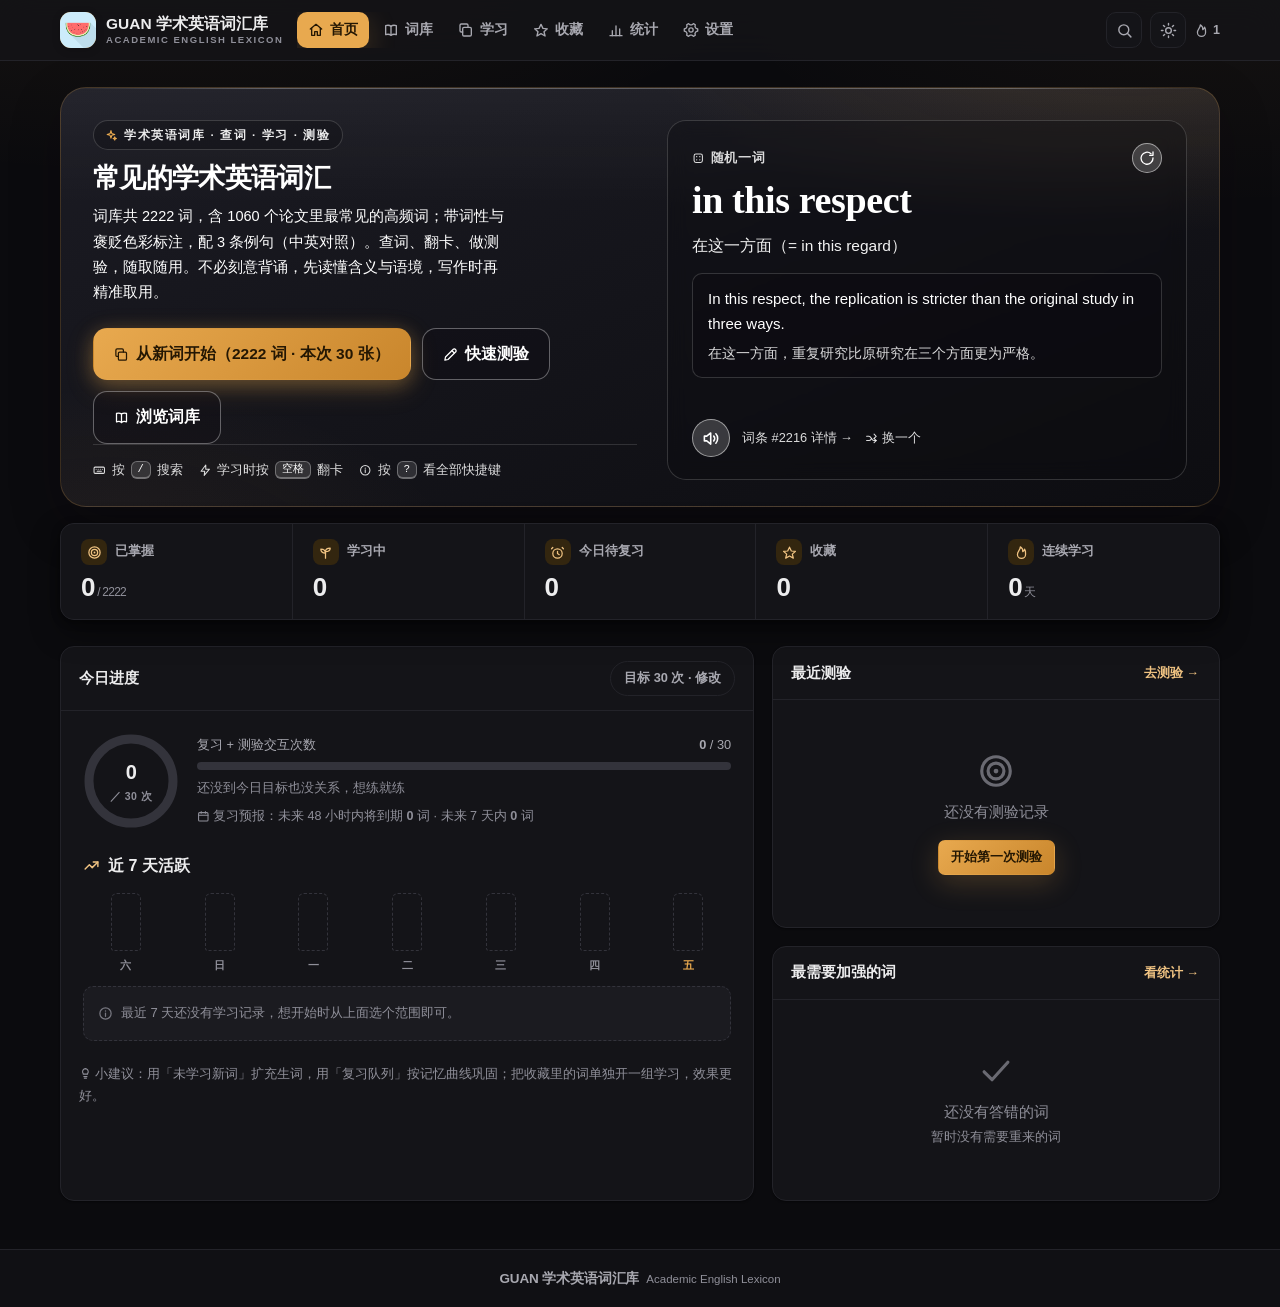
<file: index.html>
<!DOCTYPE html>
<html lang="zh-CN">
<head>
<meta charset="UTF-8">
<meta name="viewport" content="width=device-width, initial-scale=1.0, viewport-fit=cover">
<meta name="description" content="GUAN 学术英语词汇学习网站：2222 词学术词库，含 1060 个核心高频词与词性、感情色彩、语体色彩三维分类；按记忆曲线复习单词，五种题型测验，配收藏与学习统计，完全离线可用。">
<meta name="theme-color" content="#0b0b0e">
<title>GUAN 学术英语词汇库</title>
<link rel="icon" href="icon.jpg" type="image/jpeg">
<link rel="apple-touch-icon" href="icon.jpg">
<link rel="shortcut icon" href="icon.jpg" type="image/jpeg">
<script>
/* 首屏定主题：默认深色（dark2026），在样式生效前就把 data-theme 写到 <html> 上
   —— 否则深色用户会先闪一帧浅色。
   主题只有「浅色 / 深色」两档，不再跟随系统：旧存档里的「跟随系统」(auto)
   一律落到深色（默认深色）。 */
(function () {
  var KEY = 'wl_state_v1';
  var raw = null, st = null, t = 'dark';
  try { raw = localStorage.getItem(KEY) || localStorage.getItem('wl_state'); } catch (e) { /* 忽略 */ }
  if (raw) { try { st = JSON.parse(raw); } catch (e) { st = null; } }
  if (st && st.settings) t = st.settings.theme || 'dark';
  if (t !== 'light') t = 'dark';
  document.documentElement.dataset.theme = t;
})();
</script>
<link rel="stylesheet" href="css/style.css">
</head>
<body data-view="home">

<a class="skip-link" href="#main">跳到主要内容</a>

<noscript><div class="noscript">本站是纯前端应用：词库、学习、测验与学习进度都依赖 JavaScript 渲染和本地存储。请在浏览器设置中启用 JavaScript 后刷新页面。</div></noscript>

<header class="topbar">
  <div class="topbar-inner">
    <div class="brand" id="brandHome" title="返回首页" role="button" tabindex="0" aria-label="GUAN 学术英语词汇库 Academic English Lexicon，返回首页">
      <span class="brand-logo">
        <img class="brand-img" src="icon.jpg" alt="" width="36" height="36">
      </span>
      <span class="brand-text">GUAN 学术英语词汇库<em>Academic English Lexicon</em></span>
    </div>

    <nav class="mainnav" id="mainnav" aria-label="主导航">
      <a href="#home"     data-view="home"     class="nav-item"><span class="ni"><svg class="ic" viewBox="0 0 24 24" fill="none" stroke="currentColor" stroke-width="2" stroke-linecap="round" stroke-linejoin="round" aria-hidden="true"><path d="M3.5,10.5 L12,3.5 L20.5,10.5"/><path d="M5.5,9.5 L5.5,20 L10,20 L10,14.5 L14,14.5 L14,20 L18.5,20 L18.5,9.5"/></svg></span><span>首页</span></a>
      <a href="#browse"   data-view="browse"   class="nav-item"><span class="ni"><svg class="ic" viewBox="0 0 24 24" fill="none" stroke="currentColor" stroke-width="2" stroke-linecap="round" stroke-linejoin="round" aria-hidden="true"><path d="M12,6.5 C10,4.8 6.8,4.5 4,5.5 L4,19 C6.8,18 10,18.3 12,20 C14,18.3 17.2,18 20,19 L20,5.5 C17.2,4.5 14,4.8 12,6.5 Z"/><path d="M12,6.5 L12,20"/></svg></span><span>词库</span></a>
      <a href="#study"    data-view="study"    class="nav-item"><span class="ni"><svg class="ic" viewBox="0 0 24 24" fill="none" stroke="currentColor" stroke-width="2" stroke-linecap="round" stroke-linejoin="round" aria-hidden="true"><rect x="7" y="8" width="13" height="13" rx="2"/><path d="M15,8 L15,5 C15,3.9 14.1,3 13,3 L5,3 C3.9,3 3,3.9 3,5 L3,13 C3,14.1 3.9,15 5,15 L7,15"/></svg></span><span>学习</span></a>
      <a href="#fav"      data-view="fav"      class="nav-item"><span class="ni"><svg class="ic" viewBox="0 0 24 24" fill="none" stroke="currentColor" stroke-width="2" stroke-linecap="round" stroke-linejoin="round" aria-hidden="true"><path d="M12,3.5 L14.9,9.6 L21.5,10.2 L16.5,14.6 L18.1,21 L12,17.5 L5.9,21 L7.5,14.6 L2.5,10.2 L9.1,9.6 Z"/></svg></span><span>收藏</span></a>
      <a href="#stats"    data-view="stats"    class="nav-item"><span class="ni"><svg class="ic" viewBox="0 0 24 24" fill="none" stroke="currentColor" stroke-width="2" stroke-linecap="round" stroke-linejoin="round" aria-hidden="true"><path d="M3,20.5 L21,20.5"/><path d="M6.5,20.5 L6.5,13"/><path d="M12,20.5 L12,6"/><path d="M17.5,20.5 L17.5,10.5"/></svg></span><span>统计</span></a>
      <a href="#settings" data-view="settings" class="nav-item"><span class="ni"><svg class="ic" viewBox="0 0 24 24" fill="none" stroke="currentColor" stroke-width="2" stroke-linecap="round" stroke-linejoin="round" aria-hidden="true"><path d="M19.47,9.43 L22.07,10.40 L22.07,13.60 L19.47,14.57 L17.96,17.18 L18.42,19.93 L15.66,21.52 L13.51,19.75 L10.49,19.75 L8.34,21.52 L5.58,19.93 L6.04,17.18 L4.53,14.57 L1.93,13.60 L1.93,10.40 L4.53,9.43 L6.04,6.82 L5.58,4.07 L8.34,2.48 L10.49,4.25 L13.51,4.25 L15.66,2.48 L18.42,4.07 L17.96,6.82 Z"/><circle cx="12" cy="12" r="3.2"/></svg></span><span>设置</span></a>
    </nav>

    <div class="topbar-right">
      <button class="icon-btn" id="btnSearch" title="搜索 (按 /)" aria-label="搜索"><svg class="ic" viewBox="0 0 24 24" fill="none" stroke="currentColor" stroke-width="2" stroke-linecap="round" stroke-linejoin="round" aria-hidden="true"><circle cx="11" cy="11" r="7"/><path d="M21,21 L16.3,16.3"/></svg></button>
            <button class="icon-btn" id="btnTheme" title="切换深浅色" aria-label="切换主题"><svg class="ic" viewBox="0 0 24 24" fill="none" stroke="currentColor" stroke-width="2" stroke-linecap="round" stroke-linejoin="round" aria-hidden="true"><path d="M20,13.2 A8.8,8.8 0 1 1 10.8,3.2 A7,7 0 0 0 20,13.2 Z"/></svg></button>
      <span class="visit-pill" id="visitPill" title="最近 30 天访问本站的次数" role="img" aria-label="最近 30 天访问 0 次"><svg class="ic" viewBox="0 0 24 24" fill="none" stroke="currentColor" stroke-width="2" stroke-linecap="round" stroke-linejoin="round" aria-hidden="true"><path d="M12,21.5 C8.4,21.5 5.5,18.8 5.5,15.2 C5.5,10.6 9.8,8.5 10.2,3 C13.6,5.2 14.5,8 14,10.5 C15.5,9.8 16.8,8.4 17,6.5 C18.8,8.8 18.5,12.5 18.5,15.2 C18.5,18.8 15.6,21.5 12,21.5 Z"/></svg><b id="visitCount">0</b></span>
    </div>
  </div>
</header>

<!-- 全局搜索 -->
<div class="search-overlay" id="searchOverlay" hidden role="dialog" aria-modal="true" aria-label="搜索词条">
  <div class="search-box">
    <input type="search" id="searchInput" placeholder="搜索单词或中文释义…" autocomplete="off" aria-label="搜索单词或释义" role="combobox" aria-expanded="false" aria-autocomplete="list" aria-controls="searchList">
    <div class="search-results" id="searchResults">
      <div class="search-status" id="searchStatus"></div>
      <div class="search-list" id="searchList" role="listbox" aria-label="搜索结果"></div>
    </div>
    <div class="search-more" id="searchMore" hidden></div>
    <div class="search-hint"><span>↑↓ 选择 · Enter 打开 · Esc 关闭</span><span id="searchCount" aria-live="polite">全库</span></div>
  </div>
</div>

<main id="main" class="view-container" tabindex="-1"></main>

<!-- 词条详情 -->
<div class="modal" id="wordModal" hidden>
  <!-- aria-labelledby 指向运行时才注入的 #wmTitle；aria-label 作为首帧兜底名 -->
  <div class="modal-card" role="dialog" aria-modal="true" aria-labelledby="wmTitle" aria-label="词条详情">
    <button class="modal-close" id="wmClose" aria-label="关闭">✕</button>
    <div class="modal-scroll" id="wordModalBody"></div>
  </div>
</div>

<!-- 快捷键说明 -->
<div class="shortcuts-overlay" id="shortcutsOverlay" hidden role="dialog" aria-modal="true" aria-labelledby="scTitle">
  <div class="shortcuts-card">
    <button class="modal-close" id="scClose" aria-label="关闭">✕</button>
    <h2 id="scTitle" style="font-size:19px;margin-bottom:4px">键盘快捷键</h2>
    <p class="faint" style="margin-bottom:20px">在任意页面都可使用以下快捷键。</p>
    <div class="shortcuts-grid" id="shortcutsGrid"></div>
  </div>
</div>

<div class="toast-wrap" id="toastWrap" aria-live="polite" aria-atomic="false"></div>

<footer class="footer">
  <div class="footer-inner">
    <span class="footer-name">GUAN 学术英语词汇库<em>Academic English Lexicon</em></span>
  </div>
</footer>

<!-- 打印清单（仅在 @media print 下显示） -->
<div class="print-list" id="printList" aria-hidden="true"></div>

<script src="js/data.js"></script>
<script src="js/examples.js"></script>
<script src="js/app.js"></script>

<!-- 访客统计 -->
<script async src="https://stats.guanjihuan.com/tracker/tracker.min.js" data-site-id="site_3d1104f81db3fa51"></script>
</body>
</html>
</file>
<file: css/style.css>
/* ============================================================================
   GUAN 学术英语词汇库 · Academic English Lexicon
   设计系统：Tokens → 基础 → 布局 → 组件 → 视图 → 响应式 → 打印
   无外部依赖 · 无构建步骤 · 明暗双主题
   ========================================================================= */

/* ---------------------------------------------------------------- tokens -- */
:root{
  color-scheme:light;

  /* 背景与表面：中性暖灰纸面（不用蓝紫底，整站底色只留石墨/米白两档） */
  --bg:#f6f4f3;
  --surface:#ffffff;
  --surface-2:#f4f1f0;
  --surface-3:#e8e4e2;

  /* 文本 */
  --text:#17151a;
  --text-2:#4e4b54;
  --text-3:#66636e;   /* 压 --surface 5.44:1 / --surface-2 5.23:1 / --surface-3 4.65:1 */

  /* 描边 */
  --line:#e6e2e0;
  --line-2:#d5d0cd;
  /* 表单控件边界（WCAG 1.4.11 非文字对比度）：输入框/下拉框的描边是「认出这是输入框」
     的唯一视觉依据，必须与其相邻底色 ≥3:1。--line-2 压白底只有 1.3:1 上下，
     故表单控件单用这一枚（白底 4.20:1 / 页面底 3.83:1）；卡片、chip、按钮的描边是装饰性的
     （控件内有文字或图标作识别依据），仍走 --line-2，不受此限。 */
  --control-line:#7d7a85;

  /* 主色：琥珀金（石墨底上最显质感的一档：暖、不刺眼、不幼稚）。
     --accent 是**填充色**（选中块/主按钮/进度条），--accent-ink 是**文字色**
     （链接、图标、悬停字）——两者明度差很大，必须分开用。 */
  --accent:#8a5a06;
  --accent-2:#714905;
  --accent-3:#8f6208;
  --accent-ink:#6f4804;   /* 压在 --surface 8.06:1 / --accent-soft 7.21:1 */
  --accent-soft:#fdf1dc;
  --accent-soft-2:#f6e2be;

  /* 「压色墨水」族：同一枚强调色在明暗两套主题下的明度差很多，
     选中态若一律硬编码 #fff，深色主题的 accent(#f28ab9) 上只有 2.30:1（AA 不过）。
     这里按主题给出压在饱和底色上的文字色。 */
  --on-accent:#ffffff;   /* 压在 accent / accent-2 上（5.92:1 / 7.90:1） */
  --on-warn:#ffffff;
  --on-bad:#ffffff;
  --on-good:#ffffff;
  --on-light:#241f26;    /* 压在近白底（#fff）上的文字 */
  --bad-ink:#b3302a;     /* 压在白底上的红字 */
  --good-2:#085537;      /* 三档评分按钮的渐变下端 */
  --warn-2:#7a2a06;
  --bad-2:#8f251f;

  /* 语义色（浅色主题按 WCAG AA 校准：白字 ≥4.5、soft 底上 ≥4.5） */
  --good:#0a6d47;    /* 压 good-soft 5.60:1 */
  --good-soft:#e0f5ec;
  --good-line:#a9e0c8;
  --warn:#b03a09;    /* 「模糊」= 橙，与强调色琥珀金拉开；压 warn-soft 5.21:1 */
  --warn-soft:#fdeade;
  --warn-line:#eec3a4;
  --bad:#b3302a;     /* 压 bad-soft 5.37:1 */
  --bad-soft:#fdeae8;
  --bad-line:#f3beb9;
  /* 「学习中」档位：原 --blue 是全站最后一处蓝，改青碧（压 blue-soft 5.15:1），
     与语义绿 #0a6d47 拉开色相，也不与洋红强调色混淆。 */
  --blue:#0a5f5d;
  --blue-soft:#dcf0ee;
  /* 「争议性」专用紫（第七十轮）：褒/贬/中性三色相占了绿/红/灰，
     两极评价另起一色，与「积极绿」「消极红」都不混淆。压白底 7.63:1。 */
  --violet:#5b3fa8;
  --violet-soft:#ece7f9;
  /* 「学术术语」专用靛蓝（第七十轮·语体色彩拆四档）：书面语占青碧、
     口语占橙、争议占紫，还差一枚不与之混淆的冷色给术语。压白底 8.40:1。 */
  --indigo:#2a4a8f;
  --indigo-soft:#e6ecf7;

  /* 首页 hero：浅色主题＝暖纸卡（白底 → 微暖奶油渐变、琥珀细线、淡金氛围光），
     深色主题＝石墨深卡；两套主题共用同一组结构 token（--hero-*），只换值。
     全部 hero 内的颜色一律走 token：硬编码深色玻璃/白字是「浅色主题下首屏
     压一块黑板」的根源（一百三十轮为白字 AA 顺手做的深卡已不必要——
     浅色主题文字色本就按 AA 校准）。 */
  --hero-1:#ffffff;
  --hero-2:#f8f1e4;                      /* 暖纸渐变下端：微暖奶油，不黄脸 */
  --hero-line:rgba(138,90,6,.26);        /* 琥珀细描边（--accent 调透明度） */
  --hero-glow:#c98a2e;                   /* 氛围光：浅卡上取略深一档的金，光晕才显形 */
  --hero-text:#17151a;                   /* = --text */
  --hero-text-2:#4e4b54;                 /* = --text-2 */
  --hero-faint:#66636e;                  /* = --text-3（提示行 / 面板弱链） */
  --hero-hairline:rgba(23,21,26,.10);    /* 提示行上方的分隔发丝线 */
  --hero-sheen:rgba(255,255,255,.55);    /* 卡顶提亮带（浅卡上近隐形，结构保持） */
  --hero-topline:rgba(255,255,255,.85);  /* 卡顶发丝高光（浅卡上近隐形） */
  --hero-glass:#f4f1f0;                  /* = --surface-2：eyebrow 徽章 / kbd 底 */
  --hero-glass-2:#e8e4e2;                /* = --surface-3：例句小面板底 */
  --hero-glass-line:#d5d0cd;             /* = --line-2：玻璃面板描边 */
  --hero-chip-bg:#fdf1dc;                /* = --accent-soft：eyebrow 徽章底 */
  --hero-chip-line:rgba(138,90,6,.30);   /* eyebrow 徽章的琥珀描边 */
  --hero-chip-text:#6f4804;              /* = --accent-ink：eyebrow 文字 */
  --hero-btn-bg:#ffffff;                 /* hero 次级按钮＝全站按钮同貌 */
  --hero-btn-line:#d5d0cd;
  --hero-btn-hover-bg:#f4f1f0;
  --hero-btn-hover-text:#6f4804;         /* = --accent-ink */
  --hero-kbd-bg:#f4f1f0; --hero-kbd-line:#d5d0cd; --hero-kbd-text:#4e4b54;
  --hero-iconbtn-bg:#ffffff; --hero-iconbtn-line:#d5d0cd; --hero-iconbtn-text:#6f4804;
  --hero-iconbtn-hover-bg:#fdf1dc;       /* = --accent-soft */
  --hero-shadow:0 18px 50px rgba(30,20,26,.12);
  --page-glow:#8a5a06;      /* 页面底色上的氛围光（浅色主题＝一层暖影） */

  /* 遮罩 */
  --overlay:rgba(24,16,20,.58);

  /* 阴影 */
  --sh-1:0 1px 2px rgba(30,20,26,.05),0 1px 3px rgba(30,20,26,.04);
  --sh-2:0 2px 6px rgba(30,20,26,.06),0 10px 26px rgba(30,20,26,.07);
  --sh-3:0 18px 56px rgba(30,20,26,.16);
  --sh-accent:0 8px 26px rgba(138,90,6,.22);

  /* 圆角 */
  --r-xs:7px; --r-sm:10px; --r:14px; --r-lg:19px; --r-xl:26px; --r-full:999px;

  /* 动效 */
  --dur:.18s; --dur-slow:.34s;
  --ease:cubic-bezier(.32,.72,.35,1);
  --ease-out:cubic-bezier(.16,1,.3,1);

  /* 字体 */
  --font:-apple-system,BlinkMacSystemFont,"Segoe UI","PingFang SC","Hiragino Sans GB","Microsoft YaHei",Roboto,"Noto Sans",sans-serif;
  --font-serif:"Iowan Old Style","Palatino Linotype",Palatino,Georgia,"Songti SC",serif;
  --mono:"SF Mono",Consolas,"Cascadia Code",Menlo,monospace;

  --topbar-h:60px;
  --safe-b:env(safe-area-inset-bottom,0px);
  /* 内容容器宽度：顶栏与正文共用同一枚令牌 ⇒ 两者左右边缘始终对齐。
     默认 1200px（阅读舒适区）；宽屏档位在下方「响应式增强」里逐级放宽。 */
  --content-max:1200px;
  /* 热力图格子几何：格子边长 / 缝宽 / 行距（行距＝格子＋缝，月份标靠它定位）
     --heat-top：网格上方留给月份标的高度（星期标签列靠它与网格首行对齐） */
  --heat-cell:13px; --heat-gap:3px; --heat-step:16px; --heat-top:28px;
}

/* dark2026：近黑石墨底 + 细描边 + 洋红强调。
   底色一律去掉蓝紫倾向（石墨为中性灰，R≈G≈B），强调色是暖色洋红。 */
html[data-theme="dark"]{
  color-scheme:dark;
  --bg:#0b0b0e;
  --surface:#141418;
  --surface-2:#1b1b20;
  --surface-3:#25252b;
  --text:#ededee;
  --text-2:#a8a8b0;
  --text-3:#8f8f99;   /* 压 --surface 5.74:1 / --surface-2 5.36:1 / --surface-3 4.76:1 */
  --line:#232329;
  --line-2:#33333b;
  --control-line:#787883;   /* 深色下控件底是 --surface(#141418)：4.21:1 */
  --accent:#e8a94f;
  --accent-2:#c9862c;
  --accent-3:#f0c27f;
  --accent-ink:#f0c382;   /* 压在 --surface 11.23:1 / --accent-soft 9.01:1 */
  --accent-soft:#33260f;
  --accent-soft-2:#452f11;
  /* 深色主题的 accent/good/warn/bad 本身就很亮，压在上面的文字必须换深墨 */
  --on-accent:#241703;   /* 压在 accent 上：8.52:1 */
  --on-warn:#2b1405;
  --on-bad:#2b0d0c;
  --on-good:#0b2419;
  --on-light:#17161a;
  --bad-ink:#a72c25;
  --good-2:#22a874;
  --warn-2:#d1701f;
  --bad-2:#e05f57;
  --good:#3ad39a;
  --good-soft:#0f2e23;
  --good-line:#1d5943;
  --warn:#fb923c;
  --warn-soft:#3a2410;
  --warn-line:#6b4318;
  --bad:#ff7a72;
  --bad-soft:#3a1b1c;
  --bad-line:#6b2f2f;
  --blue:#35b3a3;   /* 「学习中」＝深青碧，与语义薄荷绿(已掌握)拉开明度 */
  --blue-soft:#0b2625;
  --violet:#b9a3ef;   /* 「争议性」＝淡紫，深底上与青碧/薄荷绿都拉得开 */
  --violet-soft:#2b2340;
  --indigo:#9db8ef;   /* 「学术术语」＝淡靛蓝，与青碧（书面语）拉开色相 */
  --indigo-soft:#1c2740;
  --hero-1:#1b1b23;
  --hero-2:#0d0d11;
  --hero-line:rgba(232,169,79,.20);
  --hero-glow:#e8a94f;
  --hero-text:#ffffff;
  --hero-text-2:#ffffff;
  --hero-faint:rgba(255,255,255,.85);
  --hero-hairline:rgba(255,255,255,.13);
  --hero-sheen:rgba(255,255,255,.045);
  --hero-topline:rgba(255,255,255,.28);
  --hero-glass:rgba(12,10,16,.30);
  --hero-glass-2:rgba(12,10,16,.34);
  --hero-glass-line:rgba(255,255,255,.16);
  --hero-chip-bg:rgba(12,10,16,.30);
  --hero-chip-line:rgba(255,255,255,.16);
  --hero-chip-text:rgba(255,255,255,.92);
  --hero-btn-bg:rgba(12,10,16,.26);
  --hero-btn-line:rgba(255,255,255,.34);
  --hero-btn-hover-bg:rgba(12,10,16,.38);
  --hero-btn-hover-text:#ffffff;
  --hero-kbd-bg:rgba(255,255,255,.12); --hero-kbd-line:rgba(255,255,255,.30); --hero-kbd-text:#ffffff;
  --hero-iconbtn-bg:rgba(255,255,255,.18); --hero-iconbtn-line:rgba(255,255,255,.5); --hero-iconbtn-text:#ffffff;
  --hero-iconbtn-hover-bg:rgba(255,255,255,.32);
  --hero-shadow:0 18px 50px rgba(12,8,12,.30);
  --page-glow:#e8a94f;
  --overlay:rgba(6,6,8,.66);
  --sh-1:0 1px 2px rgba(0,0,0,.4);
  --sh-2:0 2px 8px rgba(0,0,0,.45),0 12px 30px rgba(0,0,0,.4);
  --sh-3:0 20px 60px rgba(0,0,0,.6);
  --sh-accent:0 8px 28px rgba(232,169,79,.22);
}

/* ------------------------------------------------------------------ base -- */
*,*::before,*::after{box-sizing:border-box;margin:0;padding:0}
[hidden]{display:none!important}
html{scroll-behavior:smooth;-webkit-text-size-adjust:100%;
  /* WCAG 2.2 · SC 2.4.11 焦点不被遮挡：焦点元素被滚进视口时，
     要给吸顶顶栏（sticky）与移动端底部固定标签栏留出空档，
     否则焦点框正好落在固定层底下（键盘用户看不见自己停在哪）。
     scroll-padding 是滚动容器的「内边距」，scrollIntoView/聚焦滚动都会尊重它。 */
  scroll-padding-top:calc(var(--topbar-h) + 2px);
  scroll-padding-bottom:0}
body{
  font-family:var(--font);
  background:var(--bg);
  /* 氛围层：极淡的光晕贴在页面上缘，给平面底色一点纵深（不再是彩色大晕） */
  background-image:radial-gradient(1100px 460px at 12% -12%,color-mix(in srgb,var(--page-glow) 7%,transparent),transparent 62%),
                   radial-gradient(900px 420px at 96% -4%,color-mix(in srgb,var(--page-glow) 5%,transparent),transparent 58%);
  background-attachment:fixed;
  color:var(--text);
  min-height:100vh;display:flex;flex-direction:column;
  line-height:1.6;font-size:15px;
  -webkit-font-smoothing:antialiased;text-rendering:optimizeLegibility;
  transition:background-color var(--dur) var(--ease),color var(--dur) var(--ease);
}
/* 滚动条也跟着主题走（石墨细条，不再是系统默认的蓝灰） */
html{scrollbar-color:var(--line-2) transparent}
html[data-theme="dark"] ::-webkit-scrollbar{width:10px;height:10px}
html[data-theme="dark"] ::-webkit-scrollbar-thumb{background:var(--line-2);border-radius:var(--r-full)}
html[data-theme="dark"] ::-webkit-scrollbar-track{background:transparent}
a{color:var(--accent-ink);text-decoration:none}
a:hover{text-decoration:underline}
button,input,select,textarea{font:inherit;color:inherit}
button{cursor:pointer;background:none;border:none}
ul,ol{list-style:none}
h1,h2,h3,h4{line-height:1.25;letter-spacing:-.015em}
/* 高亮片段：底色是半透明的橙（--warn 38%），**文字色固定用 --text**，
   不能跟着所在行继承（--text-2/--text-3）—— 继承来的灰字压在这层橙底上
   只有 3.6:1，低于 AA 的 4.5:1（搜索浮层里命中处全是高亮片段，
   一屏就能看见几处不过线）。 */
mark{background:color-mix(in srgb,var(--warn) 38%,transparent);color:var(--text);border-radius:3px;padding:0 2px}
::selection{background:var(--accent);color:var(--on-accent)}
:focus-visible{outline:2px solid var(--accent);outline-offset:2px;border-radius:6px}
input:focus-visible,select:focus-visible{outline:none;box-shadow:0 0 0 3px var(--accent-soft-2);border-color:var(--accent-ink)}
kbd,.kbd{
  font-family:var(--mono);font-size:11px;line-height:1;
  border:1px solid var(--line-2);border-bottom-width:2px;border-radius:6px;
  padding:3px 6px;background:var(--surface-2);color:var(--text-2);
  display:inline-block;min-width:20px;text-align:center;
}
/* 伪装成文字链接的按钮：语义是操作（打开详情/重播发音），但视觉保持行内链接的样子 */
.btn-link{background:none;border:none;padding:0;font:inherit;color:inherit;cursor:pointer;display:inline-flex;align-items:center;gap:4px;text-decoration:none}
.btn-link:hover{text-decoration:underline}
.btn-link .ic{width:1em;height:1em}
/* WCAG 2.2 · SC 2.5.8 目标尺寸（最小 24×24 CSS px）：
   独立成行的文字型链接/按钮，触屏上按不准（实测「详情 →」「去测验 →」只有 20px 高）。
   撑到 24px 不改视觉样式，只是让可点区达标。
   行内于句子里的控件适用 2.5.8 的「行内」豁免，单独压回原高、不撑高行距。 */
.btn-link{min-height:24px}
.quiz-prompt-tag .btn-link{min-height:0}
.link-more{display:inline-flex;align-items:center;min-height:24px;padding:0 2px}
/* 跳转链接：改 fixed（原先 absolute 是相对文档定位）——
   页面已滚动时 absolute 的 top:0 落在视口上方，聚焦后链接被截掉半截、
   键盘用户看不见自己落在哪（SC 2.4.11）；fixed 则始终贴在视口左上角。 */
.skip-link{position:fixed;left:-999px;top:0;background:var(--accent);color:var(--on-accent);padding:10px 18px;z-index:300;border-radius:0 0 var(--r-sm) 0;font-weight:600}
.skip-link:focus{left:0}
/* 禁用 JS 时应用整体不渲染，这块提示是唯一可见内容（JS 开启时浏览器不显示 noscript 内容） */
.noscript{max-width:520px;margin:18vh auto 0;padding:26px 28px;background:var(--surface,#fff);border:1px solid var(--line,#ddd);border-radius:12px;font-size:15px;line-height:1.9;text-align:center;color:var(--text,#222)}

/* --------------------------------------------------------------- top bar -- */
.topbar{
  position:sticky;top:0;z-index:80;
  background:transparent;
  border-bottom:1px solid var(--line);
}
/* 毛玻璃放在伪元素上：backdrop-filter 会让元素成为 fixed 子元素的包含块，
   若直接加在 .topbar 上，移动端底部标签栏会被“固定”在顶栏内部。 */
.topbar::before{
  content:'';position:absolute;inset:0;z-index:-1;pointer-events:none;
  background:color-mix(in srgb,var(--surface) 82%,transparent);
  backdrop-filter:saturate(180%) blur(16px);
  -webkit-backdrop-filter:saturate(180%) blur(16px);
}
.topbar-inner{max-width:var(--content-max);margin:0 auto;display:flex;align-items:center;gap:14px;padding:9px 20px;min-height:var(--topbar-h)}
.brand{display:flex;align-items:center;gap:10px;cursor:pointer;user-select:none;flex-shrink:0}
.brand-logo{
  width:36px;height:36px;border-radius:11px;flex-shrink:0;
  display:inline-flex;align-items:center;justify-content:center;
  background:linear-gradient(135deg,var(--accent),var(--accent-2));
  color:var(--on-accent);box-shadow:var(--sh-accent);
}
.brand-logo .ic{width:20px;height:20px}
/* 站标改用 icon.jpg：图片铺满圆角方框（浅蓝底随图自带） */
.brand-logo{overflow:hidden;box-shadow:0 2px 8px rgba(0,0,0,.18)}
.brand-logo .brand-img{width:100%;height:100%;object-fit:cover;display:block}
.brand-text{font-weight:700;font-size:15.5px;display:flex;flex-direction:column;line-height:1.2}
.brand-text em{font-style:normal;font-size:9.5px;font-weight:600;color:var(--text-3);letter-spacing:.16em;text-transform:uppercase}

.mainnav{display:flex;gap:3px;flex:1;min-width:0;overflow-x:auto;scrollbar-width:none;-ms-overflow-style:none}
.mainnav::-webkit-scrollbar{display:none}
.nav-item{
  display:flex;align-items:center;gap:6px;padding:7px 11px;border-radius:var(--r-sm);
  font-size:13.8px;font-weight:600;color:var(--text-2);white-space:nowrap;
  position:relative;transition:color var(--dur) var(--ease),background var(--dur) var(--ease);
}
.nav-item:hover{background:var(--accent-soft);color:var(--accent-ink);text-decoration:none}
.nav-item.active{background:var(--accent);color:var(--on-accent);box-shadow:var(--sh-accent)}
.nav-item .ni{font-size:15px;display:inline-flex}
.nav-item .ni .ic{width:16px;height:16px}
.topbar-right{display:flex;align-items:center;gap:8px;flex-shrink:0;margin-left:auto}
.icon-btn{
  width:36px;height:36px;border:1px solid var(--line);background:var(--surface);
  border-radius:var(--r-sm);display:inline-flex;align-items:center;justify-content:center;
  color:var(--text-2);transition:var(--dur) var(--ease);
}
/* 悬停态的文字色用 --accent-ink：--accent 压在 --accent-soft 上仅 4.496:1（差 0.004 卡线不过 AA），
   --accent-ink 实测 6.03:1；与 .nav-item:hover / .btn-group button:hover / .seg button:hover 同一口径 */
.icon-btn:hover{border-color:var(--accent-ink);background:var(--accent-soft);color:var(--accent-ink);transform:translateY(-1px)}
/* 访问次数徽标：与顶栏右侧其它控件同一口径——不加底色、不描边、不额外着色，
   只用次级文字色把数字摆出来，免得它在顶栏里比搜索/主题按钮更扎眼。 */
.visit-pill{
  font-size:12.5px;color:var(--text-2);white-space:nowrap;
  display:inline-flex;align-items:center;gap:4px;
}
.visit-pill .ic{width:15px;height:15px}

/* ---------------------------------------------------------------- layout -- */
.view-container{max-width:var(--content-max);margin:0 auto;padding:26px 20px 48px;flex:1;width:100%}
/* 切换视图微动效：app.js 仅在 prev!==name 时重放 .view-enter；reduced-motion 由下方全局规则兜底 */
@keyframes viewIn{from{opacity:0;transform:translateY(6px)}}
#main.view-enter{animation:viewIn .22s var(--ease-out)}
.page-title{font-size:25px;font-weight:800;display:flex;align-items:center;gap:10px;margin:0 0 5px;flex-wrap:wrap;letter-spacing:-.02em}
.page-title .ic{width:22px;height:22px;color:var(--accent-ink)}
.page-sub{color:var(--text-2);font-size:13.8px;margin-bottom:22px;max-width:70ch}
.card{background:var(--surface);border:1px solid var(--line);border-radius:var(--r);box-shadow:var(--sh-1);transition:box-shadow var(--dur) var(--ease),border-color var(--dur) var(--ease)}
.card-pad{padding:22px}
.grid{display:grid;gap:16px}
.mt8{margin-top:8px}.mt12{margin-top:12px}.mt16{margin-top:16px}.mt24{margin-top:24px}
.dim{color:var(--text-2)}.faint{color:var(--text-3);font-size:12.8px}
.center{text-align:center}
/* 按钮/操作行的小布局工具类：收编 app.js 模板里重复出现的内联 style（第十四轮）
   .hstack 按钮组横排换行 · .hstack-center 完成页居中按钮行 · .split-row 两端对齐行 */
.hstack{display:flex;gap:8px;flex-wrap:wrap}
.hstack-center{display:flex;gap:10px;justify-content:center;flex-wrap:wrap}
.split-row{display:flex;justify-content:space-between;align-items:center;gap:16px;flex-wrap:wrap}
.sec-title{font-size:16px;font-weight:700;display:flex;align-items:center;gap:8px;margin-bottom:14px}
.sec-title .ic{width:17px;height:17px;color:var(--accent-ink)}

/* ------------------------------------------------------- buttons & chips -- */
.btn{
  display:inline-flex;align-items:center;justify-content:center;gap:7px;
  border:1px solid var(--line-2);background:var(--surface);color:var(--text);
  border-radius:var(--r-sm);padding:9px 16px;font-size:14px;font-weight:600;
  transition:transform var(--dur) var(--ease),box-shadow var(--dur) var(--ease),background var(--dur) var(--ease),border-color var(--dur) var(--ease),color var(--dur) var(--ease);
  white-space:nowrap;
}
.btn:hover{border-color:var(--accent-ink);color:var(--accent-ink);transform:translateY(-1px);box-shadow:var(--sh-1)}
.btn:active{transform:translateY(0)}
.btn .ic{width:15px;height:15px}
.btn.primary{background:linear-gradient(135deg,var(--accent),var(--accent-2));color:var(--on-accent);border-color:transparent;box-shadow:var(--sh-accent)}
.btn.primary:hover{color:var(--on-accent);filter:brightness(1.06)}
.btn.good{background:var(--good);border-color:var(--good);color:var(--on-good)}
.btn.good:hover{color:var(--on-good);filter:brightness(1.06)}
.btn.bad{background:var(--bad);border-color:var(--bad);color:var(--on-bad)}
.btn.bad:hover{color:var(--on-bad);filter:brightness(1.06)}
.btn.warn{background:var(--warn);border-color:var(--warn);color:var(--on-warn)}
.btn.warn:hover{color:var(--on-warn);filter:brightness(1.06)}
.btn.big{padding:13px 26px;font-size:15.5px;border-radius:var(--r)}
.btn.ghost{border-color:transparent;background:transparent;color:var(--text-2)}
.btn.ghost:hover{background:var(--accent-soft);border-color:transparent;color:var(--accent-ink)}
.btn.sm{padding:6px 12px;font-size:12.8px;border-radius:var(--r-xs)}
.btn:disabled{opacity:.45;cursor:not-allowed;transform:none!important;box-shadow:none!important}
.btn-group{display:inline-flex;border:1px solid var(--line-2);border-radius:var(--r-sm);overflow:hidden;background:var(--surface)}
.btn-group button{border:none;background:transparent;padding:7px 12px;font-size:13px;font-weight:600;color:var(--text-2);display:inline-flex;align-items:center;gap:5px;transition:var(--dur) var(--ease)}
.btn-group button+button{border-left:1px solid var(--line)}
.btn-group button.on{background:var(--accent);color:var(--on-accent)}
.btn-group button:hover:not(.on){background:var(--accent-soft);color:var(--accent-ink)}

.chip{
  display:inline-flex;align-items:center;gap:5px;font-size:12.8px;font-weight:600;
  padding:6px 13px;border-radius:var(--r-full);border:1px solid var(--line);
  background:var(--surface);color:var(--text-2);cursor:pointer;
  transition:var(--dur) var(--ease);user-select:none;
}
.chip:hover{border-color:var(--accent-ink);color:var(--accent-ink);background:var(--accent-soft);transform:translateY(-1px)}
.chip.on{background:var(--accent);color:var(--on-accent);border-color:var(--accent-ink);box-shadow:var(--sh-accent)}
/* 第四十八轮（WCAG 1.4.3）：计数原本靠 opacity:.7 弱化 —— 淡出是把元素整组
   混到身后底色上，文字跟着一起被拉淡，计数实测掉到 3.37:1（选中态白字压在
   accent 底上）→ 不达 AA。改用**颜色**承担弱化：--text-3 压 --surface 4.62:1、
   压 --surface-2 4.94:1；选中态计数换 --on-accent（白字压 accent 5.17:1 / 6.18:1）。 */
.chip .cnt{color:var(--text-3);font-weight:500;font-variant-numeric:tabular-nums}
.chip.on .cnt{color:var(--on-accent)}
.chip .ic{width:14px;height:14px}
.chip:disabled{opacity:.45;pointer-events:none;cursor:default;box-shadow:none}
/* 词数不足以出题的范围（< 4 词）弱化显示：先给出信号，选中后还有内联说明
   （第四十八轮：弱化改由虚线边框＋浅底承担，不再用 opacity —— 启用态的淡出
   会把文字对比度一并吃掉，实测 2.81:1） */
.chip.thin{background:var(--surface-2);border-style:dashed;color:var(--text-2)}
.chip.thin:hover{border-color:var(--line);color:var(--text-2);background:var(--surface-2);transform:none}
.chip.thin.on{background:var(--accent);color:var(--on-accent);border-color:var(--accent-ink)}

select,input[type="text"],input[type="search"],input[type="number"]{
  font-size:14px;padding:9px 13px;border:1px solid var(--control-line);border-radius:var(--r-sm);
  background:var(--surface);color:var(--text);outline:none;transition:var(--dur) var(--ease);
}
/* 下拉框与全站圆角/描边语言统一：收起原生外观，换自绘 chevron
   （描边用中灰，浅深两套主题可共用同一个 data-URI） */
select{
  appearance:none;-webkit-appearance:none;
  padding-right:31px;background-repeat:no-repeat;background-position:right 9px center;
  background-image:url("data:image/svg+xml,%3Csvg xmlns='http://www.w3.org/2000/svg' width='11' height='7' viewBox='0 0 11 7'%3E%3Cpath d='M1.5 1.5 5.5 5.5 9.5 1.5' fill='none' stroke='%238b93a7' stroke-width='1.8' stroke-linecap='round' stroke-linejoin='round'/%3E%3C/svg%3E");
}
select:hover,input:hover{border-color:var(--control-line);filter:brightness(.99)}
/* WCAG 2.2 · SC 2.4.7 焦点可见（表单控件）——修一处「同特异性后写者胜」的静默覆盖：
   ① 上面 `select,input[type=…]{border:1px solid var(--control-line);outline:none}`
      与 `:hover` 的 border-color 都排在第 167 行 `input:focus-visible{…border-color:var(--accent-ink)}`
      **之后**，同特异性（0,1,1）后写者胜 → 聚焦时描边根本不变色；
   ② 于是表单控件聚焦时唯一的指示器只剩 3px 的 --accent-soft-2 阴影环，
      与相邻底色相比（取自 tools/a11y_test.py 第⑩段守卫的实测口径：亮色 1.10~1.25:1、
      暗色 1.31~1.46:1）远低于 SC 1.4.11 的 3:1 —— 键盘用户看不出焦点在哪
      （按钮/链接走全局 `:focus-visible{outline:2px solid var(--accent)}`，不受此影响）。
   修法：给表单控件一个与按钮/链接同款的 2px accent 描边（outline-offset 2px，画在控件外圈，
   不挤动布局），并把描边色显式改回 accent；本段放在控件基础规则之后，故必然胜出。 */
select:focus-visible,
input[type="text"]:focus-visible,
input[type="search"]:focus-visible,
input[type="number"]:focus-visible,
input[type="range"]:focus-visible{
  outline:2px solid var(--accent);
  outline-offset:2px;
  border-color:var(--accent-ink);
  box-shadow:0 0 0 3px var(--accent-soft-2);
}
input::placeholder{color:var(--text-3)}
label.field{display:flex;flex-direction:column;gap:6px;font-size:13px;font-weight:600;color:var(--text-2)}

/* ----------------------------------------------------------- level chips -- */
.lvl{font-size:11px;font-weight:700;border-radius:var(--r-xs);padding:2px 7px;white-space:nowrap;display:inline-block;line-height:1.6}
.lvl.l-new{background:var(--surface-2);color:var(--text-3);border:1px dashed var(--line-2)}
.lvl.l-0{background:var(--bad-soft);color:var(--bad)}
.lvl.l-1,.lvl.l-2{background:var(--warn-soft);color:var(--warn)}
.lvl.l-3,.lvl.l-4{background:var(--blue-soft);color:var(--blue)}
.lvl.l-5{background:var(--good-soft);color:var(--good)}
.tag-pos{font-size:11px;font-weight:600;border-radius:var(--r-xs);padding:2px 8px;background:var(--accent-soft);color:var(--accent-ink);display:inline-block}
.tag-sub-p{background:var(--good-soft);color:var(--good)}
.tag-sub-n{background:var(--bad-soft);color:var(--bad)}
.tag-sub-z{background:var(--surface-2);color:var(--text-2);border:1px solid var(--line)}
/* 第七十轮：新增「争议性」（紫）与语体色彩（书面＝青碧 / 口语＝橙）。
   六个标签六种色相，扫一眼卡片就能分出「褒/贬/两极/中性」与「书面/口语」。 */
.tag-sub-c{background:var(--violet-soft);color:var(--violet)}
.tag-reg-w{background:var(--blue-soft);color:var(--blue)}
.tag-reg-s{background:var(--warn-soft);color:var(--warn)}
.tag-reg-t{background:var(--indigo-soft);color:var(--indigo)}
/* 搜索命中仅在例句中时的小徽标（词表行 / 词卡 / 搜索建议共用） */
.tag-ex{font-size:10px;font-weight:700;border-radius:var(--r-xs);padding:1px 6px;background:var(--blue-soft);color:var(--blue);display:inline-block;line-height:1.6;flex:none}
.sr-item .sr-ex{align-self:center}

/* ---------------------------------------------------------------- icons -- */
.ic{display:inline-block;width:1em;height:1em;vertical-align:-.14em;flex:0 0 auto}
.icon-btn .ic,.mini-btn .ic,.speak-btn .ic{width:17px;height:17px}
.nav-item .ni .ic{width:16px;height:16px}
.btn .ic,.chip .ic{width:15px;height:15px}
.quick-btn .qb .ic{width:22px;height:22px}
.empty-state .es .ic{width:38px;height:38px}
.stat-card .k .ic{width:15px;height:15px}

/* ------------------------------------------------------------ home/hero -- */
.hero{
  position:relative;overflow:hidden;
  /* 两套主题共用同一组 --hero-* token：浅色＝暖纸卡（白底→奶油渐变、
     琥珀细线、对角淡金光），深色＝石墨深卡（白字压深底 AA 富余）。
     氛围光对角两处（右上 14% + 左下 7%）+ 顶部一道提亮带：
     只给底色分层不给色块感。 */
  background:
    radial-gradient(700px 320px at 92% -20%,color-mix(in srgb,var(--hero-glow) 14%,transparent),transparent 72%),
    radial-gradient(560px 300px at 4% 118%,color-mix(in srgb,var(--hero-glow) 7%,transparent),transparent 65%),
    linear-gradient(180deg,var(--hero-sheen),transparent 28%),
    linear-gradient(158deg,var(--hero-1),var(--hero-2));
  color:var(--hero-text);border:1px solid var(--hero-line);border-radius:var(--r-xl);padding:32px 32px 26px;
  display:flex;justify-content:space-between;gap:30px;flex-wrap:wrap;align-items:stretch;
  box-shadow:var(--hero-shadow);
  isolation:isolate;
}
/* 卡顶内嵌高光：一道贴着上边缘的发丝线（玻璃卡的反光）。
   深色主题把卡片与近黑的页面底分开；浅色主题近隐形，结构保持同一份。 */
.hero::before{
  content:"";position:absolute;inset:0 0 auto 0;height:1px;z-index:1;pointer-events:none;
  background:linear-gradient(90deg,transparent,var(--hero-topline) 18%,var(--hero-topline) 82%,transparent);
}
/* 左栏（文案）按列排：卡片高度由右侧「随机一词」面板决定时，
   快捷键提示行用 margin-top:auto 贴到卡片底部，左下不再留一块说不清的死白。 */
.hero > div:first-child{display:flex;flex-direction:column;position:relative;z-index:1}
.hero h1{font-size:27px;font-weight:800;margin-bottom:8px;letter-spacing:-.025em;max-width:18ch}
/* hero 正文一律满不透明（--hero-text 已按主题给定）：深色卡上任何 opacity
   淡出都会把白字拉低（第四十八/四十九轮实测 3.71~4.68:1 的旧账），
   柔化交给渐变与描边；浅色主题走页面正文的 AA 校准色。 */
.hero p{font-size:14.5px;max-width:52ch;line-height:1.75;color:var(--hero-text-2)}
.hero .eyebrow{
  display:inline-flex;align-items:center;gap:6px;font-size:11.5px;font-weight:700;
  letter-spacing:.14em;text-transform:uppercase;margin-bottom:12px;
  background:var(--hero-chip-bg);padding:5px 11px;border-radius:var(--r-full);border:1px solid var(--hero-chip-line);
  /* 左栏是 flex column（默认 stretch），徽标会被拉成通栏长条，
     看起来像一条空的搜索框 —— 收回到内容宽度，让它是一枚「徽章」。 */
  align-self:flex-start;
  color:var(--hero-chip-text);
}
/* 徽标里的星标：深色吃暖金（深底上才亮得出来），浅色吃强调墨水
   （压 accent-soft 7.21:1，--accent-3 浅色主题太浅、压不住浅底）。 */
.hero .eyebrow .ic{width:13px;height:13px;color:var(--hero-chip-text)}
html[data-theme="dark"] .hero .eyebrow .ic{color:var(--hero-glow)}
.hero-actions{display:flex;gap:11px;flex-wrap:wrap;align-items:center;margin-top:22px}
/* hero 里的三个大按钮在桌面档（--content-max 1200px）本可并排一行，
   全局 .btn.big 的 26px 横向内边距会把第三个挤下去 —— hero 内收一档，
   行不再折成两行。 */
.hero .btn.big{padding:13px 20px}
/* hero 次级按钮：浅色主题与全站按钮同貌（白底细线），深色主题走深玻璃
   （只压暗不掺白：白玻璃在深底上逐层叠亮，会把白字压低对比度）。 */
.hero .btn{background:var(--hero-btn-bg);border:1px solid var(--hero-btn-line);color:var(--hero-text)}
.hero .btn:hover{background:var(--hero-btn-hover-bg);color:var(--hero-btn-hover-text);transform:translateY(-2px)}
/* 主按钮与全站 .btn.primary 同一套强调色渐变（白字压琥珀金 5.92:1），
   外围多一圈暖金柔光晕，主按钮从卡面上真正浮起来。 */
.hero .btn.primary{background:linear-gradient(135deg,var(--accent),var(--accent-2));color:var(--on-accent);border-color:transparent;
  box-shadow:var(--sh-accent),0 4px 18px color-mix(in srgb,var(--hero-glow) 26%,transparent)}
.hero .btn.primary:hover{color:var(--on-accent);filter:brightness(1.06)}
/* 快捷键提示行：贴卡片底部（margin-top:auto），上面用一道发丝线与正文分开，
   这样它读起来是 hero 的「页脚」而不是半空中的第三段正文。 */
.hero-hint{margin-top:auto;padding-top:15px;font-size:12.5px;display:flex;gap:16px;flex-wrap:wrap;
  border-top:1px solid var(--hero-hairline);color:var(--hero-faint)}
.hero-hint span{display:inline-flex;align-items:center;gap:6px}
/* kbd 走 --hero-kbd-*：浅色主题就是全局的浅色小牌（浅卡上本就协调），
   深色主题换深玻璃小牌（白系半透明底/边/字，
   只用形状（双层底边）承担「按键帽」的隐喻）。 */
.hero-hint kbd{
  background:var(--hero-kbd-bg);border-color:var(--hero-kbd-line);
  border-bottom-width:2px;color:var(--hero-kbd-text);font-size:10.5px;padding:2px 6px;min-width:0;
}

/* 随机一词面板：玻璃面板（浅色＝浅纸玻璃，深色＝深底玻璃只压暗不提亮），
   边框留白维持玻璃感。
   宽度 284px → 440px → 520px：原来那窄条里例句每行只剩三四个字、
   义项也常被折成三四行，词本身倒挤在一条缝里；440px 时例句仍常折成两行、
   卡片显得又窄又高，再放宽到 520px 后例句与义项都能一行读完，
   卡片随之矮下一截。flex 基准仍写成 520px 并允许收缩，
   窄屏时由下方 media 接管成整行。 */
.rand-word{
  width:520px;flex:0 1 520px;min-width:0;max-width:100%;padding:22px 24px;
  background:var(--hero-glass);border:1px solid var(--hero-glass-line);
  border-radius:var(--r-lg);backdrop-filter:blur(10px);
  display:flex;flex-direction:column;
}
/* 随机一词的例句：填满面板，也让这个词真正能学 */
.rand-word-ex{margin-top:14px;padding:13px 15px;border-radius:var(--r-sm);background:var(--hero-glass-2);border:1px solid var(--hero-glass-line)}
.rand-word-ex-en{font-size:15px;line-height:1.65;color:var(--hero-text)}
.rand-word-ex-zh{font-size:14px;line-height:1.6;color:var(--hero-text-2);margin-top:5px}
html[data-theme="dark"] .rand-word-ex-zh{color:rgba(255,255,255,.85)}
/* 操作行贴着面板底部，卡片高度变化时也不会悬在半空 */
.rand-word-foot{display:flex;align-items:center;gap:12px;margin-top:auto;padding-top:14px;font-size:13.8px}
/* 面板头：左「随机一词」标题，右「刷新」图标按钮（手动换一个词）。
   此前刷新只藏在底部的「换一个」文字链里，位置低、样式淡，容易被当成没有。 */
.rand-word-head{display:flex;align-items:center;justify-content:space-between;gap:10px}
.rand-refresh{
  width:30px;height:30px;flex:0 0 auto;padding:0;border-radius:50%;
  border:1px solid var(--hero-iconbtn-line);background:var(--hero-iconbtn-bg);color:var(--hero-iconbtn-text);
  display:inline-flex;align-items:center;justify-content:center;cursor:pointer;
  transition:var(--dur) var(--ease);
}
.rand-refresh:hover{background:var(--hero-iconbtn-hover-bg);border-color:var(--hero-iconbtn-text)}
.rand-refresh:active{transform:scale(.94)}
.rand-refresh .ic{width:16px;height:16px}
.rand-word .phon-hint{font-size:12.5px;font-weight:600;letter-spacing:.06em;opacity:.85;display:flex;align-items:center;gap:6px}
.rand-word .w{font-family:var(--font-serif);font-size:38px;font-weight:700;letter-spacing:-.01em;color:var(--hero-text);line-height:1.15;margin-top:6px;word-break:break-word}
.rand-word .senses{margin-top:10px;font-size:15.5px;color:var(--hero-text);line-height:1.7}
html[data-theme="dark"] .rand-word .senses{color:rgba(255,255,255,.95)}
.rand-word .faint{color:var(--hero-faint)}
.rand-word .faint:hover{color:var(--hero-text)}
.rand-word .speak-btn{background:var(--hero-iconbtn-bg);border-color:var(--hero-iconbtn-line);color:var(--hero-iconbtn-text)}
.rand-word .speak-btn:hover{background:var(--hero-iconbtn-hover-bg)}
.rand-word .speak-btn.sm{width:38px;height:38px}
.rand-word .speak-btn.sm .ic{width:19px;height:19px}

/* 五个指标合并成一条「指标带」：一张卡、五个格子、格间一道发丝线。
   此前是五张各自带边框阴影的浮卡，且 .dash-stats 有 padding:0 10px ——
   它们比 hero 窄 20px，两端各露出一条 hero 的深色底边，看着像没对齐。
   现在整条与 hero 左右边缘齐平；分隔线用 gap:1px + 容器底色实现，
   换行到多行时行间也是同一道线，不必为各档宽度另写边框规则。 */
.dash-stats{
  display:grid;grid-template-columns:repeat(5,minmax(0,1fr));gap:1px;
  margin-top:16px;position:relative;z-index:2;
  background:var(--line);border:1px solid var(--line);border-radius:var(--r);
  box-shadow:var(--sh-2);overflow:hidden;
}
.stat-card{
  background:var(--surface);padding:15px 20px 16px;cursor:pointer;position:relative;
  transition:background var(--dur) var(--ease);
}
/* 悬停：格子顶边亮一道强调色 + 底色微亮（不再是整张卡浮起来） */
.stat-card::after{
  content:"";position:absolute;left:0;right:0;top:0;height:2px;
  background:linear-gradient(90deg,var(--accent),var(--accent-2));opacity:0;transition:opacity var(--dur) var(--ease);
}
.stat-card:hover{background:var(--surface-2)}
.stat-card:hover::after{opacity:1}
.stat-card:focus-visible{outline:2px solid var(--accent-ink);outline-offset:-2px}
/* 标签行：图标装进一枚圆角小牌，标签在右，数字另起一行（大字在前）。
   .sc-ic 首页指标带与统计页 KPI 共用同一枚样式，两处读起来是同一套指标卡。 */
.sc-ic{display:inline-flex;width:26px;height:26px;border-radius:8px;flex:none;
  align-items:center;justify-content:center;background:var(--accent-soft);color:var(--accent-ink);margin-right:8px}
.sc-ic .ic{width:15px;height:15px}
.stat-card .k{font-size:12.5px;color:var(--text-2);display:flex;align-items:center;font-weight:600;line-height:1.4}
.stat-card .v{font-size:26px;font-weight:800;letter-spacing:-.03em;line-height:1.15;font-variant-numeric:tabular-nums;margin-top:8px;white-space:nowrap}
.stat-card .v small{font-size:12px;color:var(--text-3);font-weight:500}

.home-grid{display:grid;grid-template-columns:1.55fr 1fr;gap:18px;margin-top:26px}
/* 网格子项默认 min-width:auto，会被内容的 min-content 撑宽并把整页横向撑出滚动条 */
.home-grid > *{min-width:0}
.home-side{display:flex;flex-direction:column;gap:18px}
/* 「最需要加强的词」：把答错最多的词直接摆出来，点一下看详情 */
/* 第五十四轮：首页「最需要加强的词」的一行是 [单词][释义 flex:1][×错次]，
   释义被写成 nowrap + ellipsis，且一行里只有它是弹性项 ⇒ 长义项被横向砍掉一大半：
   实测「concern」的义项（119 字）桌面 1280px 也只剩 270px / 1011px ＝ 27% 可见，
   320px 更只剩 114px ＝ 11%。这里改成：单词与错次徽标在第一行，释义独占第二行整行
   折行显示（不做行数截断——词库最长义项 119 字，截行＝静默丢内容）。 */
.weak-item{display:flex;flex-wrap:wrap;align-items:center;gap:2px 10px;padding:9px 10px;border-radius:var(--r-sm);cursor:pointer;transition:var(--dur) var(--ease)}
.weak-item:hover{background:var(--surface-2)}
.wi-word{font-family:var(--font-serif);font-weight:700;font-size:14.5px;flex:0 1 auto;min-width:0;max-width:100%;overflow:hidden;text-overflow:ellipsis;white-space:nowrap}
.wi-sense{order:3;flex:1 0 100%;min-width:0;font-size:12.8px;color:var(--text-3);white-space:normal;overflow-wrap:anywhere}
.wi-wrong{order:2;margin-left:auto;display:inline-flex;align-items:center;gap:4px;flex-shrink:0;font-size:12px;font-weight:700;color:var(--bad);background:var(--bad-soft);border:1px solid var(--bad-line);border-radius:var(--r-full);padding:2px 9px}
.wi-wrong .ic{width:12px;height:12px}
.panel-h{font-size:14.5px;font-weight:700;padding:14px 18px;border-bottom:1px solid var(--line);display:flex;align-items:center;justify-content:space-between;gap:10px}
.panel-h .link-more{font-size:12.5px;font-weight:600;color:var(--accent-ink)}
.progress-line{height:8px;border-radius:var(--r-full);background:var(--line-2);overflow:hidden}
.progress-line>div{height:100%;border-radius:var(--r-full);background:linear-gradient(90deg,var(--accent),var(--accent-2));transition:width .55s var(--ease-out)}
.goal-row{display:flex;justify-content:space-between;font-size:12.8px;color:var(--text-2);margin-bottom:7px;font-weight:500}
.goal-row b{font-variant-numeric:tabular-nums}
.goal-edit-input{width:86px;padding:5px 9px;font-size:13px;border-radius:var(--r-xs);border:1px solid var(--accent);text-align:center;font-variant-numeric:tabular-nums}
.quick-row{display:grid;grid-template-columns:repeat(3,1fr);gap:12px;padding:18px}
.quick-btn{
  display:flex;flex-direction:column;align-items:center;gap:9px;padding:17px 8px;
  border:1px solid var(--line);border-radius:var(--r);background:var(--surface-2);
  font-size:13px;font-weight:600;color:var(--text-2);transition:var(--dur) var(--ease);
}
.quick-btn:hover{border-color:var(--accent-ink);color:var(--accent-ink);transform:translateY(-2px);text-decoration:none;background:var(--accent-soft);box-shadow:var(--sh-1)}
.quick-btn .qb{display:inline-flex;width:42px;height:42px;border-radius:13px;align-items:center;justify-content:center;background:var(--accent-soft);color:var(--accent-ink)}
.quick-btn:hover .qb{background:var(--accent);color:var(--on-accent)}

.ring-wrap{display:flex;align-items:center;gap:18px}
.ring{width:96px;height:96px;flex-shrink:0;position:relative}
.ring svg{transform:rotate(-90deg)}
.ring .ring-label{position:absolute;inset:0;display:flex;flex-direction:column;align-items:center;justify-content:center;font-weight:800;font-size:20px;letter-spacing:-.02em}
.ring .ring-label small{font-size:10.5px;font-weight:600;color:var(--text-3);letter-spacing:.04em}

.week-bars{display:flex;align-items:flex-end;gap:8px;height:88px;margin-top:4px}
.week-bars.dense{gap:4px}
.wb{flex:1;min-width:0;display:flex;flex-direction:column;align-items:center;gap:6px;height:100%;justify-content:flex-end}
/* 每一天先画一条等高的「轨道」，填充的柱子叠在轨道底部。
   此前没有轨道：全零的 7 天只在底部留几个 3px 的小疙瘩，图表区整整 80px 全空，
   看着像没画出来。轨道让空态也是一张完整的图。 */
.wb .track{width:100%;max-width:30px;height:var(--track-h,58px);border-radius:6px 6px 3px 3px;background:var(--surface-3);
  display:flex;align-items:flex-end;overflow:hidden}
.week-bars.dense .wb .track{--track-h:76px}
.wb .bar{width:100%;border-radius:6px 6px 3px 3px;background:linear-gradient(180deg,var(--accent),var(--accent-2));transition:height .5s var(--ease-out)}
.wb.zero .bar{display:none}
/* 全零的一周：轨道改画成虚线空槽，一眼能看出「还没有数据」而不是七根 0 值柱 */
.week-bars.empty .track{background:transparent;border:1px dashed var(--line-2)}
.wb .lbl{font-size:10.5px;color:var(--text-3);font-weight:600;white-space:nowrap}
.wb .n{font-size:10.5px;color:var(--text-2);font-variant-numeric:tabular-nums;font-weight:600}

.quiz-hist-item{display:flex;justify-content:space-between;font-size:13.5px;padding:11px 2px;border-bottom:1px dashed var(--line);gap:10px;flex-wrap:wrap;align-items:center}
.quiz-hist-item:last-child{border:none}
.quiz-hist-item .qh-mode{display:inline-flex;align-items:center;gap:7px;font-weight:600}
.quiz-hist-item .qh-score{font-variant-numeric:tabular-nums;font-weight:700}
.quiz-hist-item .qh-score.good{color:var(--good)}
.quiz-hist-item .qh-score.mid{color:var(--warn)}
.quiz-hist-item .qh-score.low{color:var(--bad)}
/* 全跳过的场次：未作答不是低分，用中性灰而不是刺眼的红 */
.quiz-hist-item .qh-score.none{color:var(--text-3);font-weight:600}

/* ---------------------------------------------------------------- browse -- */
.toolbar{
  display:flex;flex-wrap:wrap;gap:10px;align-items:center;margin-bottom:12px;
  position:sticky;top:var(--topbar-h);z-index:20;
  background:color-mix(in srgb,var(--bg) 88%,transparent);
  backdrop-filter:blur(10px);padding:10px 0;margin-inline:-4px;padding-inline:4px;
}
.toolbar .search-wrap{flex:1;min-width:210px;position:relative}
/* 工具条右侧的一组控件（视图切换 + 其后的按钮）：宽屏下横排，
   窄屏下整体作为一个弹性块参与换行，避免单个按钮被甩到下一行 */
.toolbar-end{display:flex;gap:8px;align-items:center;min-width:0;flex-wrap:wrap}
.toolbar .search-wrap input{width:100%;padding-left:36px}
.toolbar .search-wrap::before{
  content:"";position:absolute;left:12px;top:50%;transform:translateY(-50%);width:15px;height:15px;
  opacity:.45;background-color:currentColor;pointer-events:none;
  -webkit-mask:url("data:image/svg+xml,%3Csvg xmlns='http://www.w3.org/2000/svg' viewBox='0 0 24 24' fill='none' stroke='black' stroke-width='2.6' stroke-linecap='round'%3E%3Ccircle cx='11' cy='11' r='7'/%3E%3Cpath d='M21 21l-4.3-4.3'/%3E%3C/svg%3E") center/contain no-repeat;
  mask:url("data:image/svg+xml,%3Csvg xmlns='http://www.w3.org/2000/svg' viewBox='0 0 24 24' fill='none' stroke='black' stroke-width='2.6' stroke-linecap='round'%3E%3Ccircle cx='11' cy='11' r='7'/%3E%3Cpath d='M21 21l-4.3-4.3'/%3E%3C/svg%3E") center/contain no-repeat;
}
.filters{display:flex;flex-wrap:wrap;gap:7px;margin-bottom:12px}
/* 筛选行的小标签（如「感情色彩」）：说明这一排 chips 筛的是什么 */
.filters-label{font-size:12.5px;font-weight:600;color:var(--text-3);align-self:center;margin-right:2px}
.letter-bar{display:flex;flex-wrap:wrap;gap:4px;margin-bottom:16px}

/* 筛选面板：每一行都是「标签 + 控件」，统一说清楚这一排筛的是什么。
   此前三排筛选（词性 / 感情色彩 / 首字母）平铺在页面上，只有中间一排带标签，
   「全部 / 全部」两个按钮分属不同维度，用户得猜哪个是哪个；现在标签固定在左列，
   三排控件右对齐成一块面板，一眼看清「按什么筛」。 */
.filter-panel{
  border:1px solid var(--line);border-radius:var(--r);background:var(--surface);
  padding:2px 16px 10px;margin-bottom:14px;
}
.filter-panel-head{
  display:flex;align-items:center;gap:12px;padding:11px 0 9px;
  border-bottom:1px solid var(--line);
}
.filter-panel-title{font-size:12.5px;font-weight:700;color:var(--text-2);letter-spacing:.04em}
.filter-panel-head .btn{margin-left:auto}
.filter-row{display:flex;align-items:flex-start;gap:14px;padding:11px 0}
.filter-row + .filter-row{border-top:1px solid var(--line)}
.filter-label{
  flex:0 0 auto;min-width:58px;padding-top:6px;
  font-size:12.5px;font-weight:700;color:var(--text-2);
}
.filter-body{flex:1 1 auto;min-width:0;display:flex;flex-wrap:wrap;gap:7px;align-items:center}
.filter-body .letter-bar{margin-bottom:0}
/* 工具条里的「标签 + 控件」：状态下拉、每页条数各有各的可见标签，
   免得两个下拉并排时不知道哪个是哪个 */
.field{display:inline-flex;align-items:center;gap:6px}
.field-label{font-size:12.5px;font-weight:600;color:var(--text-3);white-space:nowrap}
/* 筛选折叠条：桌面端不显示，窄屏才出现 */
.filter-bar{display:none}
.filter-toggle .ft-count{
  display:inline-flex;align-items:center;justify-content:center;min-width:17px;height:17px;padding:0 5px;
  border-radius:9px;background:var(--accent);color:var(--on-accent);font-size:11px;font-weight:700;vertical-align:middle;
}
/* 第五十六轮：窄屏的「当前筛选」摘要被横向砍掉尾巴。
   实测：摘要行是 [筛选按钮][摘要 nowrap+ellipsis] 一行排布，摘要又是唯一的
   弹性项 ⇒ 关键词（排在最后，恰恰是最该看见的那个）先被砍：
   320px 只剩 75%（184/244px，「关键词「interdiscip…」），375px 82%，414px 95%。
   摘要的作用就是告诉用户「现在筛掉了什么」，砍掉尾巴＝静默丢信息。
   改法：摘要允许折行（white-space:normal）＋ overflow-wrap:anywhere（长英文词
   也不撑破容器），弹性项占满剩余宽度；不做行数截断——截行同样是静默丢内容。 */
.filter-summary{
  font-size:12.5px;color:var(--text-3);
  flex:1 1 auto;min-width:0;
  white-space:normal;overflow-wrap:anywhere;
  overflow:visible;text-overflow:clip;
}
.letter-btn{
  min-width:31px;height:31px;padding:0 7px;border:1px solid var(--line);background:var(--surface);
  border-radius:var(--r-xs);font-size:12.5px;font-weight:700;color:var(--text-2);
  display:inline-flex;align-items:center;justify-content:center;gap:3px;transition:var(--dur) var(--ease);
}
/* 第四十八轮（WCAG 1.4.3）：首字母下的词数与「无词首字母」按钮原本靠
   opacity(.75/.32) 弱化 —— 淡出把文字一起拉淡，实测 3.91:1 与 1.68:1，均不达 AA。
   改由颜色＋底色承担弱化：计数用 --text-3（压 --surface 4.62:1 / 4.94:1），
   无词按钮改虚线边框＋--surface-2 底＋--text-3 字（4.94:1 / 5.54:1）。 */
.letter-btn small{font-size:10px;color:var(--text-3);font-weight:500}
.letter-btn:hover{border-color:var(--accent-ink);color:var(--accent-ink)}
.letter-btn.on{background:var(--accent);color:var(--on-accent);border-color:var(--accent-ink)}
.letter-btn.on small{color:var(--on-accent)}
.letter-btn.dim{background:var(--surface-2);border-style:dashed;color:var(--text-3)}

.word-table{width:100%;border-collapse:separate;border-spacing:0;background:var(--surface);border-radius:var(--r);overflow:hidden;box-shadow:var(--sh-1);border:1px solid var(--line)}
.word-table th{
  font-size:11.5px;text-transform:uppercase;letter-spacing:.07em;color:var(--text-3);text-align:left;
  padding:11px 14px;border-bottom:1px solid var(--line);background:var(--surface-2);user-select:none;white-space:nowrap;
}
.word-table th .th-sort{display:inline-flex;align-items:baseline;gap:2px;background:none;border:none;padding:0;margin:0;font:inherit;color:inherit;cursor:pointer;transition:color var(--dur) var(--ease)}
.word-table th .th-sort:hover{color:var(--accent-ink)}
.word-table td{padding:11px 14px;border-bottom:1px solid var(--line);font-size:14px;vertical-align:middle}
.word-table tbody tr:last-child td{border-bottom:none}
.word-table tbody tr{cursor:pointer;transition:background var(--dur) var(--ease)}
/* 斑马纹：长表格逐行扫读时，奇偶行交替的一层极淡底色能帮眼睛横向跟住一行。
   必须排在 :hover 之前 —— 两者特异度相同（0,2,2），后写的 :hover 才盖得住斑马纹。 */
.word-table tbody tr:nth-child(even){background:var(--surface-2)}
.word-table tbody tr:hover{background:var(--accent-soft)}
.wt-num{color:var(--text-3);font-family:var(--mono);font-size:12px;width:56px}
/* 单词本身做成按钮：键盘可以 Tab 过去按 Enter 打开详情 */
.wt-open{background:none;border:0;padding:0;font:inherit;color:inherit;text-align:left;cursor:pointer}
.wt-word{font-weight:700;font-size:15px;white-space:nowrap;font-family:var(--font-serif)}
.wt-open:hover{color:var(--accent-ink)}
.wt-sense{color:var(--text-2)}
.wt-actions{white-space:nowrap;text-align:right;width:1%}
/* 窄屏下状态列隐藏，改为在单词旁显示（见 views.browse 的 .wt-lvl-sm） */
.wt-lvl-sm{display:none}
.mini-btn{
  border:none;background:transparent;color:var(--text-3);padding:5px 7px;border-radius:var(--r-xs);
  display:inline-flex;transition:var(--dur) var(--ease);
  /* 第四十九轮（WCAG 1.4.11）：这三个图标是按钮的唯一识别依据（无文字标签），
     原 opacity:.65 把描边一起淡出 —— 实测 2.46:1（暗 2.80:1），低于 3:1。
     淡出幅度收到 .85：仍弱于正文，但保住非文字对比度。 */
  opacity:.85;
}
.mini-btn:hover{opacity:1;background:var(--surface-3);color:var(--accent-ink);transform:scale(1.12)}
.mini-btn.faved{opacity:1;color:var(--warn)}
.mini-btn.faved .ic{fill:currentColor}
.list-wrap{overflow-x:auto;border-radius:var(--r)}
.count-line{font-size:13px;color:var(--text-2);margin-bottom:11px;display:flex;justify-content:space-between;align-items:center;flex-wrap:wrap;gap:10px}
.count-line b{font-variant-numeric:tabular-nums;color:var(--text)}
.pager{display:flex;gap:6px;justify-content:center;margin-top:20px;flex-wrap:wrap}
.pager button{
  border:1px solid var(--line);background:var(--surface);color:var(--text-2);border-radius:var(--r-xs);
  min-width:35px;height:35px;font-weight:600;transition:var(--dur) var(--ease);font-variant-numeric:tabular-nums;
}
/* 悬停规则必须排除 .on：本行原为 .pager button:hover:not(:disabled)（特异度 0,3,1），
   会压过 .pager button.on（0,2,1），把当前页码的文字改成 accent —— accent 文字压在
   accent 底上＝对比度 1.000:1，数字直接消失。与 .btn-group / .seg 的既有口径一致。 */
.pager button:not(.on):hover:not(:disabled){border-color:var(--accent-ink);color:var(--accent-ink)}
.pager button.on{background:var(--accent);color:var(--on-accent);border-color:var(--accent-ink);box-shadow:var(--sh-accent)}
.pager button:disabled{opacity:.35;cursor:not-allowed}
.empty-state{padding:52px 20px;text-align:center;color:var(--text-3)}
/* 空态**嵌在卡片里**时（如「最近测验记录」卡）不再撑 52px 的上下留白：
   卡片本身已有内边距，再叠一层空态的大留白会撑出一张高过头的空卡。
   独立成页的空态（词库无结果等）仍是 .card.empty-state 同一元素，不受此条影响。 */
.card .empty-state{padding:30px 20px}
/* 第五十一轮：.es 原本是 inline-flex —— 空态图标因此与首行文字**并排**
   （图标 38px 高、文字行约 17px，图标下半截压进文字行里），实测五处空态
   （收藏 / 词库无结果 / 首页无测验记录 / 首页无错词 / 搜索无结果）
   的图标都没能「站在文字上方」。CSS 里本来就写着 margin-bottom:10px，
   说明原意就是让图标独占一行；这里改成块级 flex + margin:0 auto 居中，
   文字居中方式不动（父级 text-align:center 仍然管文本行）。 */
.empty-state .es{display:flex;align-items:center;justify-content:center;width:fit-content;margin:0 auto 10px;color:var(--text-3);opacity:.7}
.empty-state .es .ic{width:38px;height:38px}
/* 零结果时把「当前生效的筛选」列成小标签，一眼看清是什么把结果筛没了 */
.empty-state .es-filter{display:flex;flex-wrap:wrap;gap:6px;justify-content:center;margin-top:12px}
.empty-state .es-filter span{font-size:12.5px;padding:3px 10px;border-radius:999px;background:var(--surface-2);border:1px solid var(--line);color:var(--text-2);font-weight:600}

/* 词库卡片视图 */
.wcard-grid{display:grid;grid-template-columns:repeat(auto-fill,minmax(238px,1fr));gap:12px}
.wcard{
  background:var(--surface);border:1px solid var(--line);border-radius:var(--r);padding:14px 15px;
  cursor:pointer;transition:var(--dur) var(--ease);position:relative;display:flex;flex-direction:column;gap:6px;
}
.wcard:hover{border-color:var(--accent-ink);transform:translateY(-3px);box-shadow:var(--sh-2)}
.wcard .wc-top{display:flex;align-items:baseline;gap:8px;flex-wrap:wrap}
.wcard .wc-word{font-family:var(--font-serif);font-weight:700;font-size:17px;letter-spacing:-.01em;overflow-wrap:break-word}
/* 词性标签不换行，避免在窄卡片里被拆成两行 */
.wcard .wc-top .tag-pos{white-space:nowrap;flex:none}
.wcard .wc-num{margin-left:auto;font-size:10.5px;color:var(--text-3);font-family:var(--mono)}
.wcard .wc-sense{font-size:13px;color:var(--text-2);line-height:1.65;display:-webkit-box;-webkit-line-clamp:3;-webkit-box-orient:vertical;overflow:hidden}
.wcard .wc-ex{margin-top:1px}
.wcard .wc-ex-label{display:none}
.wcard .wc-ex-item{border:0;border-left:2px solid var(--line-2);background:transparent;padding:1px 0 1px 8px}
.wcard .wc-ex-en{font-size:12.3px;line-height:1.6;color:var(--text-3);font-style:italic;display:-webkit-box;-webkit-line-clamp:2;-webkit-box-orient:vertical;overflow:hidden}
.wcard .wc-foot{display:flex;align-items:center;gap:6px;margin-top:auto;padding-top:6px}

/* ------------------------------------------------------------ flashcards -- */
.deck-setup,.quiz-setup{max-width:680px;margin:0 auto}
/* （.setup-card / .setup-opts / .setup-sep 随学习页、测验页改用 .filter-panel
   一并下线——那三组类在本页改版后已无引用，留着只会误导后来的人。） */
/* 牌组选项：**chip 流**（与测验面板的题型/范围/题数同一套语言）。
   此前是 15 张大卡（范围 7 + 词性 8），页面被撑到三屏高；新用户的空范围
   （复习队列/学习中/已掌握/收藏 全是 0 词）又占了半屏，一眼扫过去
   满屏都是「0 词」。改成 chip 后：范围 7 颗两行、词性 8 颗两行，
   一屏看完全部入口，且与同页的测验面板视觉语言一致。 */
.deck-grid{display:flex;flex-wrap:wrap;gap:8px}
/* 宽屏（≥1000px）上 chip 改排成**等宽栅格**：页面铺开后 chip 若还按内容宽度
   左对齐，一行右边会空掉一大片；等宽栅格让每一颗占满一格、词数右对齐成列，
   两排（范围 / 词性）的列也对得整整齐齐。
   最小列宽 180px：实测最宽的一颗（「形容词 · 中性 353 词」）要 176px，
   180px 装得下（留一点余量给「上次筛选结果」这类更长的名字）；
   窄屏（<1000px）维持 chip 流原样。 */
@media (min-width:1000px){
  /* auto-fit（不是 auto-fill）：auto-fill 会把「放不下的」那些列照样造出来，
     于是最后一行右侧空出整列的空壳 —— 实测 1920px 档词性行右侧空 487px、
     2560px 档范围行右侧空 198px，而上一行却铺到了面板右缘，看着像被截断。
     auto-fit 会把没人用的列收掉，六颗 chip 均分整行，行的右缘与上一行齐平。 */
  .deck-grid{display:grid;grid-template-columns:repeat(auto-fit,minmax(180px,1fr));gap:8px}
  .deck-grid .deck-opt{justify-content:space-between}
  /* 词性行收窄：六个词性 chip（形容词/副词/动词/名词/连词/介词）能排成一行，
     不必剩一颗孤零零掉到第二行。词性名都短（最长「介词 63 词」约 128px），
     150px 的列宽装得下。 */
  .deck-grid.pos{grid-template-columns:repeat(auto-fit,minmax(150px,1fr))}
}
/* 「形容词的感情色彩」子组：这三颗 chip 是形容词的**拆分**（褒+贬+中＝形容词），
   与「形容词」并列会被读成四组互不相干的范围。用虚线框把它们收成子组，
   框上写清「三者合计＝形容词总数」，口径不再打架。 */
.deck-sub{
  flex:1 0 100%;width:100%;display:flex;flex-direction:column;gap:8px;
  border:1px dashed var(--line-2);border-radius:var(--r);padding:9px 11px;margin-top:2px;
}
.deck-sub-cap{font-size:11.8px;color:var(--text-3);font-weight:600}
@media (min-width:1000px){
  /* 子组只有三颗：沿用整宽栅格会拉出三道 380px 的空壳，收到 240px 上限并左对齐 */
  .deck-grid.sub{grid-template-columns:repeat(auto-fill,minmax(160px,240px));justify-content:start}
}
.deck-opt{
  display:inline-flex;align-items:center;gap:8px;
  padding:7px 12px;border-radius:var(--r-full);
  background:var(--surface);border:1px solid var(--line);color:var(--text-2);
  font-size:13.5px;font-weight:600;text-align:left;
  transition:var(--dur) var(--ease);
}
.deck-opt:hover{border-color:var(--accent-ink);background:var(--accent-soft);color:var(--accent-ink);transform:translateY(-1px);box-shadow:var(--sh-1)}
/* 选中态（两步流：chip 点一下只选中，面板底「开始学习」确认后才开局）：
   与测验面板的范围 chip 同一套 .chip.on 语言，两个面板的动作语言不再分叉。
   空牌组不可开，但**可以**处于选中态吗？不可以 —— 选中一个 0 词的范围
   只会换来一个禁用的按钮，选中态只落有词的档（app.js 把初始选中拨到推荐范围）。 */
.deck-opt.on{background:var(--accent);border-color:var(--accent-ink);color:var(--on-accent);box-shadow:var(--sh-accent)}
.deck-opt.on:hover{transform:none}
.deck-opt.on .do-t .ic{color:var(--on-accent)}
/* .do-n 的左竖线在实底强调色上要有对应对比：分隔线压浅色文字 */
.deck-opt.on .do-n{color:var(--on-accent);opacity:.82;border-left-color:color-mix(in srgb,var(--on-accent) 45%,transparent)}
.deck-opt .do-t{display:inline-flex;align-items:center;gap:6px;white-space:nowrap}
.deck-opt .do-t .ic{width:15px;height:15px;color:var(--accent-ink);flex:none}
/* 词数：与 chip 的计数同一口径（--text-3），左竖线分隔，不与名字抢注意力 */
.deck-opt .do-n{
  font-size:12px;color:var(--text-3);font-weight:500;font-variant-numeric:tabular-nums;
  padding-left:8px;border-left:1px solid var(--line);white-space:nowrap;
}
/* 空范围（如没有到期的复习、没有生词）弱化显示，避免用户点进去才发现是死路 */
/* 第四十八轮（WCAG 1.4.3）：空牌组原本靠 opacity:.62 弱化，实测标题 2.84:1、
   说明 2.43:1（亮色）—— 启用态的淡出把文字一并拉淡，不达 AA。
   弱化改由虚线边框＋--surface-2 底承担，文字回 --text-2/--text-3
   （压 --surface-2 为 6.77:1 / 4.94:1）。 */
.deck-opt.empty{background:var(--surface-2);border-style:dashed;color:var(--text-3)}
.deck-opt.empty:hover{border-color:var(--line);background:var(--surface-2);color:var(--text-3);transform:none;box-shadow:none}
.deck-opt.empty .do-t .ic{color:var(--text-3)}
.deck-opt.empty .do-n{border-left-color:var(--line-2)}

/* ---------- 学习 / 测验：铺满栏、今日推荐条、出题摘要 ---------- */
/* 学习页整页铺满内容容器（--content-max），不再收进 680px 窄栏：
   学习页的正文是**成组的 chip 面板**（范围 7～8 颗、词性 9 颗），
   窄栏里 chip 只能挤成三四行、两侧各空一大片；铺开后 chip 铺成整行、
   行内左右对齐，页面高度也降下来了。正文文字（.page-sub）仍按 70ch 限行宽，
   标题与说明不会被拉到一行两千字。 */
.study-page{width:100%}
/* 学习页副标题整句不提前折行：这句 44 个全角字，.page-sub 的 70ch 按半角字宽算
   一行只容 ~37 个全角字，会在「忘了降级」后被硬掰成两行 —— 放开宽度让它自然排
   （与设置页 .settings-wrap .page-sub 同一坑、同一解法）。 */
.study-page .page-sub{max-width:none}
/* 两块设置面板（复习范围 / 出题设置）随页面一起铺满。
   .deck-setup/.quiz-setup 原先各自卡在 680px 窄栏里，
   页面铺开后若还守着 680px，两侧会空掉一大片 —— 一并放开。 */
.study-page .deck-setup,
.study-page .quiz-setup{max-width:none;margin-left:0;margin-right:0}
/* 今日进度条：一行交代「今天学了多少 / 目标多少 / 还差多少 / 连着几天」。
   学习页此前只有「选范围 → 开始」，用户不知道自己今天处于什么位置；
   首页的目标环在这里没有对应物，而这里才是真正动手的地方。
   口径与首页同源（todayActivity / settings.goal），不另立一套数。 */
.study-today{
  display:flex;align-items:center;gap:12px;flex-wrap:wrap;
  padding:10px 14px;margin:0 0 16px;
  border:1px solid var(--line);border-radius:var(--r);background:var(--surface);
  font-size:13px;color:var(--text-2);
}
.study-today .st-ic{color:var(--accent-ink);display:inline-flex;flex:none}
.study-today .st-ic .ic{width:16px;height:16px}
.study-today .st-label{font-weight:700;color:var(--text);white-space:nowrap}
.study-today .st-num{font-variant-numeric:tabular-nums;white-space:nowrap}
.study-today .st-num b{color:var(--text);font-weight:800;font-size:15px}
/* 进度条：与全站 .progress-line 同款（8px 圆角 + 强调色渐变），
   但更细（6px）—— 它是配角，不该跟主行动抢视线。
   页面铺满宽度后，条子最宽能到 1700px，而进度条只占 140px，
   中间会空出一大段。故让它**伸展**填满中段：「今日目标 0/30 次」之后
   一路铺到右端的「还差 N 次」，两端都不空。 */
.study-today .st-bar{
  flex:1 1 140px;min-width:56px;height:6px;border-radius:var(--r-full);
  background:var(--surface-3);overflow:hidden;display:block;
}
.study-today .st-bar>span{
  display:block;height:100%;border-radius:var(--r-full);
  background:linear-gradient(90deg,var(--accent),var(--accent-2));
  transition:width .55s var(--ease-out);
}
/* 「还差 N 次」推到右端：进度条后面那一大片空白没人占，
   右对齐后才像一行「左＝进度、右＝状态」的统计行。 */
.study-today .st-note{color:var(--text-3);font-size:12.5px;white-space:nowrap;margin-left:auto}
/* 连续天数靠右，与「还差 N 次」之间留白 —— 条子右端不空。 */
.study-today .st-streak{
  display:inline-flex;align-items:center;gap:4px;
  color:var(--text-3);font-size:12.5px;white-space:nowrap;padding-left:12px;
}
.study-today .st-streak .ic{width:14px;height:14px}
@media (max-width:560px){
  .study-today{gap:9px;padding:9px 12px}
  .study-today .st-note{margin-left:0}
  .study-today .st-streak{padding-left:0}
}
/* 今日推荐条（.study-hero）随二百轮整条下线：推荐语义收进「初始选中的 chip」
   （到期 > 新词 > … 的对齐口径），页面上不再有一行复述谁被推荐、也不再有
   第二颗开卡按钮 —— 全页主行动只有「本次」行的「开始学习」。 */
/* 面板头右侧的补充说明（词库总数、题量下限）靠右 */
.filter-panel-head .faint{margin-left:auto;text-align:right}
/* 面板里的牌组卡要撑满整行：.filter-body 是 flex 容器，
   作为 flex item 的 grid 默认按内容宽度收缩，auto-fit 会把列压成一条 */
.filter-body > .deck-grid{width:100%}
/* 宽屏（≥1000px）上测验面板的题型 / 范围两排 chip 同样改成等宽栅格，
   与翻卡面板的牌组 chip 一致：面板铺满宽度后，chip 若还按内容宽度左对齐，
   一行右侧会空掉一大片。列宽 150px（实测最宽的「全部词库 2009」要 133px，够用）。
   · 题型没有计数，文字居中；
   · 范围有词数，名字靠左、词数靠右（.q-t 裹住图标+名字，见 app.js）。
   题数那排只有四颗、且每颗都很短（「10 题」），铺成栅格会拉出四道大空壳，
   保持原来的 chip 流即可。 */
@media (min-width:1000px){
  #qModes,#qScopes{display:grid;grid-template-columns:repeat(auto-fill,minmax(150px,1fr));gap:8px}
  #qModes .chip{justify-content:center}
  #qScopes .chip{justify-content:space-between}
  #qScopes .q-t{display:inline-flex;align-items:center;gap:5px;min-width:0}
}
/* 「本次到底出什么」：范围与题数的实际口径一句话说清 */
.q-summary{flex:1 1 200px;min-width:0;font-size:13.5px;color:var(--text-2);line-height:1.5}
/* 「每次上限」的常用档位：先给四颗一键可选，再留一个数字框给自定义。
   此前只有一个裸数字输入框 —— 用户得先想清楚「我要学几张」再手打。 */
.limit-presets{display:inline-flex;gap:6px;flex-wrap:wrap}
.limit-preset{min-width:42px;justify-content:center;font-variant-numeric:tabular-nums}
.limit-preset.on{background:var(--accent);color:var(--on-accent);border-color:var(--accent-ink);box-shadow:var(--sh-accent)}
/* 窄屏：「或自定义」标签占一行反而挤，改为只留输入框（预设档位已在旁边，
   数字框自己说明它是自定义值）。 */
@media (max-width:560px){
  .limit-presets{width:100%}
  .limit-presets .limit-preset{flex:1 1 0}
  .filter-body .field-label{display:none}
}
/* 选不了但看得见的项（题数超出池容量）：与 .chip.thin 同一套弱化口径，
   只把光标改掉——不用 opacity 淡出（淡出会把文字一起拉淡，掉到 AA 以下） */
.chip[aria-disabled="true"]{cursor:not-allowed}
/* hidden 的按钮要真的藏起来：.btn 是 inline-flex，会盖过 UA 的 [hidden]{display:none} */
.btn[hidden],.chip[hidden]{display:none !important}

.fc-stage{max-width:780px;margin:0 auto}
.fc-progress{display:flex;align-items:center;gap:14px;margin-bottom:16px;font-size:12.8px;color:var(--text-2);font-weight:500}
.fc-progress .progress-line{flex:1}
.fc-progress .fc-meta{white-space:nowrap;font-variant-numeric:tabular-nums}
/* touch-action:pan-y —— 学习滑动手势（bindSwipe）自己 preventDefault 横向位移，
   纵向仍交还给浏览器滚动；不写这条手机竖滑会被手势吃掉翻不了页 */
.flip-card{perspective:1600px;height:420px;cursor:pointer;margin-bottom:16px;touch-action:pan-y;
  transition:height var(--dur-slow) cubic-bezier(.4,.1,.2,1)}
/* 翻到卡背时卡高由 JS 按内容算（fitCardHeight）：卡背要装下整条词条
   （释义 / 例句 / 备注 / 词典 / 标记），正面只放一个词，不必陪着一起长高。 */
.flip-inner{position:relative;width:100%;height:100%;transition:transform var(--dur-slow) cubic-bezier(.4,.1,.2,1);transform-style:preserve-3d}
.flip-card.flipped .flip-inner{transform:rotateY(180deg)}
.flip-face{
  position:absolute;inset:0;backface-visibility:hidden;-webkit-backface-visibility:hidden;
  border-radius:var(--r-xl);box-shadow:var(--sh-3);display:flex;flex-direction:column;
  align-items:center;justify-content:flex-start;padding:32px;text-align:center;border:1px solid var(--line);
  overflow-y:auto;
}
/* 垂直居中但要兼容滚动溢出：justify-content:center 在内容超高时会把顶部裁进
   不可达区域（长释义 + 例句 + 备注的卡背会真实触发）。auto margin 方案：
   有余量时上下均分＝视觉居中；溢出时两个 auto 归零，内容从顶部开始完整可滚。
   （居中对象是「词 + 喇叭」这一行，故 auto margin 挂在 .fc-word-row 上。）
   正面另有一行底部操作区（提示 + 显示答案），它靠 .fc-front-foot 的
   margin-top:auto 压到底部 ⇒ 词在中间、操作在底下，视线落点唯一。 */
.fc-front-main{margin:auto;width:100%}
.fc-recall{margin-bottom:22px;color:var(--text-3);font-size:12px;font-weight:600;letter-spacing:.08em}
.fc-front-main .mt8{margin-top:14px}
.flip-face::after{content:none}
/* 词与朗读钮同行：此前喇叭独占一行（46px 圆钮夹在词与提示之间），
   三个元素各占一行，卡面显得松散。改为词居中、喇叭贴在词的右侧。 */
.fc-word-row{display:flex;align-items:center;justify-content:center;gap:12px;max-width:100%}
.fc-word-row .fc-word{margin-top:0}
.fc-word-row .speak-btn{flex:none;margin-top:0}
/* 卡正面底部一行：左「怎么翻面」的提示，右「显示答案」的主按钮。
   此前是喇叭、提示、按钮各占一行，三层竖排；合成一行后视线落点唯一。
   margin-top:auto 把这一行压到卡底，词留在中部 —— 与卡背「词在上、释义在下」
   的阅读序一致，视线都是自上而下。 */
.fc-front-foot{
  display:flex;align-items:center;justify-content:space-between;gap:16px;flex-wrap:wrap;
  margin-top:0;padding-top:20px;width:100%;border-top:1px solid var(--line);
}
/* 正面的 ::after 不再分走一份 auto 边距。
   .flip-face::after 的 margin-top:auto 是给**卡背**用的（卡背内容长短不定，
   末尾垫一个弹性块，好让内容在有余量时上下均分、超高时从顶部起可滚）。
   正面本来已有 .fc-front-foot 的 margin-top:auto 把操作行压到卡底，
   再加上 ::after 这一份，**三处 auto 边距把余量三等分** ——
   结果「显示答案」钮浮在卡身中部，卡底空出约 100px（实测 400px 卡：
   钮底 474 / 卡底 577）。正面把 ::after 的 auto 归零，
   只余「词行 auto + 操作行 auto」两处：词居中、操作行真正贴住卡底。 */
.flip-front::after{margin-top:0}
.fc-front-foot .fc-hint{margin-top:0}
.fc-front-foot .btn{padding:11px 22px;font-size:14.5px;margin-left:auto}
.flip-front{background:radial-gradient(600px 240px at 50% 34%,color-mix(in srgb,var(--accent-soft) 42%,transparent),transparent 72%),var(--surface);border-color:color-mix(in srgb,var(--accent) 20%,var(--line))}
/* 卡背是「整条词条」的版面：左释义右例句两栏，内容不再挤成一条窄列。
   align-items 改 stretch 让 .fc-body 铺满卡宽（默认 center 会把两栏压到内容宽）。 */
.flip-back{background:linear-gradient(180deg,color-mix(in srgb,var(--accent-soft) 28%,var(--surface)),var(--surface) 210px);transform:rotateY(180deg);align-items:stretch;text-align:left}
/* 卡背是「词在上、内容铺开、标记贴底」的三段式：词行不再靠 auto 边距居中
   （卡背内容长，居中会把首屏推出视野），标记行靠 flex:none 贴底。 */
.flip-back .fc-word-row{margin-top:0;flex:none;justify-content:flex-start}
.flip-back::after{margin-top:0}
.flip-back .fc-mark-row{flex:none}
/* backface-visibility 只裁渲染不裁焦点：隐藏面上的「显示答案」「朗读」按钮此前
   仍留在 Tab 序列里（未翻卡能 Tab 到卡背朗读钮，翻卡后能 Tab 到正面的显示答案钮）。
   visibility:hidden 把它真正移出 tab 序；延迟一整个翻面时长再隐藏，动画中途
   旋转角还没过 90°，提前隐藏会让正在转出的那一面视觉上凭空消失。 */
.flip-face{visibility:hidden;transition:visibility 0s linear var(--dur-slow)}
.flip-card:not(.flipped) .flip-front,.flip-card.flipped .flip-back{visibility:visible;transition-delay:0s}
/* clamp 的下限是 38px：视口窄于 585px 时 6.5vw 落在 38px 以下，
   会被抬回 38px —— 那一档（手机）另有规则按「最长词整词一行」重算字号，
   见响应式段末尾的 @media (max-width:585px)。 */
.fc-word{font-family:var(--font-serif);font-size:clamp(38px,6.5vw,56px);font-weight:700;letter-spacing:-.025em;line-height:1.12;overflow-wrap:anywhere}
.fc-word-back{font-size:clamp(26px,4vw,34px);letter-spacing:-.015em}
/* 卡背＝整条词条摊在一张卡里（释义 / 例句 / 备注 / 词典链接 / 手动标记）。
   此前这些内容只在右下角「词条详情」弹窗里，学习时要另开一层才看得全；
   现在一次翻面就能读完，不必来回切窗口。
   宽屏两栏（左＝释义与词性，右＝例句与备注），窄屏一栏可滚。 */
.fc-back-inner{width:100%;display:flex;flex-direction:column;gap:18px;text-align:left}
.fc-back-head{display:flex;flex-direction:column;align-items:flex-start;gap:4px;padding-right:44px}
.fc-back-head .fc-tags{margin-top:4px}
.fc-body{display:flex;flex-direction:column;gap:20px;width:100%;text-align:left}
.fc-col{min-width:0}
.fc-definition{padding:16px 18px;border:1px solid var(--line);border-left:3px solid var(--accent);border-radius:var(--r);background:color-mix(in srgb,var(--accent-soft) 34%,var(--surface))}
.fc-definition .fc-sec{margin-bottom:9px}
.fc-extras{display:grid;grid-template-columns:minmax(0,1fr) auto;gap:16px 24px;padding-top:2px}
.fc-notes,.fc-dictionaries{min-width:0}
.fc-sec{font-size:11.5px;color:var(--text-3);font-family:var(--mono);letter-spacing:.05em;margin-bottom:7px}
.fc-sec-mt{margin-top:14px}
.fc-senses{font-size:17px;line-height:1.7;color:var(--text);max-width:none;font-weight:600}
.fc-sense{display:flex;gap:11px;margin-bottom:8px}
.fc-sense:last-child{margin-bottom:0}
.fc-sense b{display:inline-flex;align-items:center;justify-content:center;width:20px;height:20px;margin-top:4px;border-radius:50%;background:var(--accent-soft);color:var(--accent-ink);font-family:var(--mono);font-size:10px;font-weight:700;flex:none;padding-top:0}
.fc-sense span{min-width:0}
.fc-tags{display:flex;gap:7px;flex-wrap:wrap;margin-top:10px}
.fc-links{display:flex;gap:8px;flex-wrap:wrap}
.fc-links a{font-size:12.5px;padding:6px 12px;border:1px solid var(--line);border-radius:var(--r-sm);background:var(--surface-2);color:var(--text-2);text-decoration:none;transition:var(--dur) var(--ease);display:inline-flex;align-items:center;gap:6px}
.fc-links a:hover{border-color:var(--accent-ink);color:var(--accent-ink);text-decoration:none;background:var(--accent-soft)}
.fc-mark-row{display:flex;align-items:center;gap:10px;flex-wrap:wrap;justify-content:space-between;padding-top:14px;width:100%;border-top:1px solid var(--line)}
.fc-mark-label{display:inline-flex;align-items:center;gap:6px;font-size:12px;color:var(--text-2);font-weight:600}
.fc-mark-label .ic{width:14px;height:14px}
.fc-mark-btns{display:flex;gap:8px;flex-wrap:wrap}
.fc-mark-btn.on{border-color:var(--accent-ink);background:var(--accent-soft);color:var(--accent-ink);font-weight:700}
.fc-front-meta{color:var(--text-2);font-size:13px;margin-top:14px}
.fc-note{display:flex;align-items:flex-start;gap:7px;margin-top:8px;font-size:12.8px;color:var(--text-2);max-width:100%;line-height:1.65}
.fc-note .ic{width:14px;height:14px;margin-top:3px;flex:none;color:var(--text-3)}
.fc-ex{margin-top:0;width:100%;max-width:none}
.fc-ex-label{font-size:11.5px;color:var(--text-3);font-family:var(--mono);letter-spacing:.08em;margin-bottom:10px}
.fc-ex-item{background:transparent;border:0;border-left:2px solid var(--line-2);border-radius:0;padding:0 0 2px 14px}
.fc-ex-en{font-size:14.5px;line-height:1.75;color:var(--text);font-weight:500}
.fc-ex-zh{font-size:13.2px;line-height:1.65;color:var(--text-2);margin-top:4px}
.fc-ex-more{margin-top:12px}
.fc-ex-more summary{display:inline-flex;align-items:center;gap:7px;min-height:34px;padding:5px 11px;border:1px solid var(--line);border-radius:var(--r-full);background:var(--surface-2);color:var(--accent-ink);font-size:12px;font-weight:600;cursor:pointer;list-style:none;user-select:none}
.fc-ex-more summary::-webkit-details-marker{display:none}
.fc-ex-more summary::after{content:'';width:6px;height:6px;border-right:1.5px solid currentColor;border-bottom:1.5px solid currentColor;transform:translateY(-1px) rotate(45deg);transition:transform var(--dur) var(--ease)}
.fc-ex-more[open] summary::after{transform:translateY(1px) rotate(225deg)}
.fc-ex-more-open{display:none}
.fc-ex-more[open] .fc-ex-more-open{display:inline}
.fc-ex-more[open] .fc-ex-more-closed{display:none}
.fc-ex-more-body{display:grid;gap:16px;margin-top:16px}
.fc-hint{color:var(--text-3);font-size:12.8px;margin-top:16px;display:inline-flex;align-items:center;gap:6px}
.fc-num{position:absolute;top:16px;left:20px;font-size:11px;color:var(--text-3);font-family:var(--mono)}
.fc-lvl{position:absolute;top:14px;right:16px}
.fc-session-strip{display:flex;gap:18px;justify-content:center;margin:-4px 0 14px;flex-wrap:wrap}
.fcss-item{display:inline-flex;align-items:center;gap:5px;font-size:12px;font-weight:600;color:var(--text-2);background:transparent;border:0;padding:2px 0}
.fcss-item .ic{width:14px;height:14px}
.fcss-item b{font-variant-numeric:tabular-nums}
.fcss-item.good{color:var(--good)}
.fcss-item.mid{color:var(--warn)}
.fcss-item.bad{color:var(--bad)}
.fc-done-ic{display:inline-flex;color:var(--good)}
.fc-done-ic .ic{width:46px;height:46px}
.fc-btns{display:grid;grid-template-columns:repeat(3,1fr);gap:10px;margin-bottom:12px}.fc-btns .btn{flex-direction:column;gap:2px;padding:12px 6px;font-size:15px;border-radius:var(--r);border-width:1px}
.fc-btns .btn small{font-weight:500;opacity:1;font-size:11px;font-variant-numeric:tabular-nums;color:inherit}
.fc-btns .btn:hover{transform:translateY(-2px);box-shadow:var(--sh-1)}
.fc-btns .btn:active{transform:translateY(0)}
/* 评分按钮用浅色语义底，保留红/橙/绿辨识度，同时不与单词和释义抢视觉重心。 */
.fc-btns .btn.good{background:var(--good-soft);border-color:var(--good-line);color:var(--good)}
.fc-btns .btn.warn{background:var(--warn-soft);border-color:var(--warn-line);color:var(--warn)}
.fc-btns .btn.bad{background:var(--bad-soft);border-color:var(--bad-line);color:var(--bad)}
.fc-btns .btn.good:hover{background:color-mix(in srgb,var(--good) 10%,var(--good-soft))}
.fc-btns .btn.warn:hover{background:color-mix(in srgb,var(--warn) 10%,var(--warn-soft))}
.fc-btns .btn.bad:hover{background:color-mix(in srgb,var(--bad) 10%,var(--bad-soft))}
/* 未翻面（pending）：评分还没有效，三颗钮收成中性灰，语义色等翻面才点亮 ——
   「先看释义再评分」从一闪而过的 toast 变成看得出的状态。
   不用 disabled：点下仍有 toast 提示（与键盘 1/2/3 同一条路径），只是视觉上
   明确「现在还轮不到它」。中性态取 --text-2 字压 --surface-2 底
   （浅 7.60 / 深 7.26，均过 AA；悬停底 --surface-3 也有 6.76 / 6.45），
   翻面后按钮重渲染、类名摘除，语义色原样回来（二百零四轮）。 */
.fc-btns.pending .btn{background:var(--surface-2);border-color:var(--line-2);color:var(--text-2)}
.fc-btns.pending .btn:hover{background:var(--surface-3);transform:none;box-shadow:none}
.fc-foot{display:flex;justify-content:space-between;align-items:center;flex-wrap:wrap;gap:10px}
.fc-undo{color:var(--accent-ink)}
.speak-btn{
  border:1px solid var(--line-2);background:var(--surface);border-radius:50%;width:46px;height:46px;
  display:inline-flex;align-items:center;justify-content:center;color:var(--text-2);
  transition:var(--dur) var(--ease);margin-top:18px;
}
.speak-btn:hover{border-color:var(--accent-ink);background:var(--accent-soft);color:var(--accent-ink);transform:scale(1.08)}
.speak-btn.sm{width:34px;height:34px;margin-top:0}

.fc-summary{display:grid;grid-template-columns:repeat(auto-fit,minmax(110px,1fr));gap:10px;margin:20px 0}
.fc-sum{background:var(--surface-2);border:1px solid var(--line);border-radius:var(--r);padding:13px;text-align:center}
.fc-sum .n{font-size:22px;font-weight:800;font-variant-numeric:tabular-nums;letter-spacing:-.02em}
.fc-sum .l{font-size:11.5px;color:var(--text-3);margin-top:2px;font-weight:600}

/* ----------------------------------------------------------------- quiz -- */
.quiz-stage{max-width:740px;margin:0 auto}
.quiz-q-head{display:flex;justify-content:space-between;font-size:13px;color:var(--text-2);margin-bottom:10px;align-items:center;flex-wrap:wrap;gap:8px;font-weight:500}
.quiz-card{padding:28px}
/* 第五十轮：这两个测验徽标与浮层标记按钮同属「accent 压 accent-soft」族，
   实测 --accent(#4b5bf0) 在 --accent-soft(#eceefe) 上只有 4.496:1（差 0.004 不过 AA）。
   一律改用本库既有令牌 --accent-ink（浅色 #3946d6 → 6.03:1，暗色 #a3aeff → 7.47:1），
   与 .nav-item:hover / .chip:hover 等同一口径。 */
.quiz-prompt-tag{
  font-size:11.5px;font-weight:700;letter-spacing:.09em;text-transform:uppercase;color:var(--accent-ink);
  margin-bottom:14px;display:inline-flex;align-items:center;gap:6px;
  background:var(--accent-soft);padding:4px 11px;border-radius:var(--r-full);
}
.quiz-prompt{font-family:var(--font-serif);font-size:clamp(22px,4.5vw,32px);font-weight:700;margin-bottom:6px;word-break:break-word;line-height:1.25}
.quiz-prompt.small{font-family:var(--font);font-size:19px;font-weight:600;line-height:1.6}
/* 例句挖空（cloze）：句子整段做题干，空格用下划线占位，中文对照小字垫底帮助理解 */
.quiz-prompt.cloze-sent{font-size:clamp(18px,3.4vw,24px);line-height:1.55;font-weight:600;margin-bottom:4px}
.cloze-blank{
  display:inline-block;min-width:72px;border-bottom:2.5px solid var(--accent);
  color:var(--accent-ink);font-family:var(--mono);letter-spacing:.08em;text-align:center;
  margin:0 4px;line-height:1.2;
}
.cloze-zh{font-size:13px;color:var(--text-3);margin-bottom:6px;line-height:1.7}
.quiz-opts{display:grid;grid-template-columns:1fr 1fr;gap:12px;margin-top:22px}
.quiz-opt{
  padding:15px 17px;font-size:15.5px;border-radius:var(--r);border:1.5px solid var(--line-2);
  background:var(--surface);text-align:left;transition:var(--dur) var(--ease);line-height:1.45;
  display:flex;align-items:flex-start;gap:10px;
}
.quiz-opt:hover:not(:disabled){border-color:var(--accent-ink);background:var(--accent-soft);transform:translateY(-2px);box-shadow:var(--sh-1)}
.quiz-opt.correct{border-color:var(--good);background:var(--good-soft);animation:pop .3s var(--ease)}
.quiz-opt.wrong{border-color:var(--bad);background:var(--bad-soft);animation:shake .35s}
.quiz-opt.dim{opacity:.45}
.quiz-opt .oi{
  font-weight:700;color:var(--text-3);font-size:12.5px;flex-shrink:0;
  width:22px;height:22px;border-radius:6px;background:var(--surface-3);
  display:inline-flex;align-items:center;justify-content:center;margin-top:1px;
}
.quiz-opt.correct .oi{background:var(--good);color:var(--on-good)}
.quiz-opt.wrong .oi{background:var(--bad);color:var(--on-bad)}
/* WCAG 1.4.1（不能仅用颜色传达信息）：答对/答错原本只靠「绿底绿边 / 红底红边」区分，
   灰度打印、色觉障碍、Windows 高对比度（forced-colors，系统接管全部配色）下都会
   塌缩成同一个样子。补一个与颜色无关的图形标记：右侧 ✓ / ✗。 */
.quiz-opt.correct::after,
.quiz-opt.wrong::after{
  margin-left:auto;flex-shrink:0;align-self:flex-start;
  font-weight:700;font-size:15px;line-height:1.5;
}
.quiz-opt.correct::after{content:"✓"}
.quiz-opt.wrong::after{content:"✗"}
@keyframes pop{50%{transform:scale(1.03)}}
@keyframes shake{20%,60%{transform:translateX(-6px)}40%,80%{transform:translateX(6px)}}
.spell-input{width:100%;font-size:21px;padding:14px 16px;font-family:var(--mono);letter-spacing:.03em;margin-top:20px;text-align:center}
.spell-input:disabled{opacity:.85}
.quiz-next-row{margin-top:20px;display:flex;justify-content:flex-end;gap:10px;flex-wrap:wrap}
.quiz-feedback{margin-top:16px;padding:15px 17px;border-radius:var(--r);font-size:14.5px;line-height:1.75;display:none}
.quiz-feedback.show{display:block;animation:rise .22s var(--ease-out)}
.quiz-feedback.ok{background:var(--good-soft);border:1px solid var(--good-line)}
.quiz-feedback.no{background:var(--bad-soft);border:1px solid var(--bad-line)}
.quiz-feedback .fb-head{font-weight:700;display:flex;align-items:center;gap:7px;margin-bottom:5px}
.quiz-feedback .fb-note{margin-top:8px;font-size:13px;display:flex;align-items:flex-start;gap:6px;color:var(--text-2);line-height:1.6}
.quiz-feedback .fb-actions{display:flex;gap:8px;margin-top:12px;flex-wrap:wrap;align-items:center}
.quiz-mode-badge{display:inline-flex;align-items:center;gap:6px;font-weight:700;color:var(--accent-ink);background:var(--accent-soft);padding:4px 11px;border-radius:var(--r-full);font-size:12.5px}
.quiz-mode-badge .ic{width:14px;height:14px}
.quiz-feedback.ok .fb-head{color:var(--good)}
.quiz-feedback.no .fb-head{color:var(--bad)}
.quiz-feedback .fb-word{font-family:var(--font-serif);font-size:17px;font-weight:700}
/* 第五十轮：判题反馈框（.quiz-feedback.ok 底 good-soft / .no 底 bad-soft）里的
   释义小字原用 --text-3 —— 暗色主题下 #828da8 压 #0f2e23 只有 **4.406:1**（不过 AA），
   浅色主题压 #e0f5ec 是 4.649:1 恰好过线 ⇒ 只在「答对（绿底）× 暗色」这一组合犯，
   而作答对错是随机的 ⇒ 偶发、难复现。反馈框是承载正文的色块，小字统一用 --text-2
   （暗压 good-soft 6.50:1 / 压 bad-soft 6.90:1；浅压 good-soft 6.35:1 / 压 bad-soft 6.24:1）。 */
.quiz-feedback .faint{color:var(--text-2)}
.quiz-result{padding:32px;text-align:center}
/* 成绩环：用 SVG 画一圈，直观看到正确率 */
.result-ring{position:relative;width:132px;height:132px;margin:8px auto 2px}
.result-ring svg{transform:rotate(-90deg);display:block}
.result-ring-label{position:absolute;inset:0;display:flex;align-items:center;justify-content:center;
  font-size:38px;font-weight:800;letter-spacing:-.03em;font-variant-numeric:tabular-nums}
.result-ring-label small{font-size:17px;color:var(--text-3);font-weight:600;margin-left:2px}
.result-bars{display:grid;grid-template-columns:auto 1fr auto;gap:8px 12px;margin:20px auto;max-width:430px;font-size:13.5px;align-items:center;text-align:left}
.wrong-list{text-align:left;margin-top:20px}
.wrong-item{
  display:flex;justify-content:space-between;gap:12px;padding:12px 14px;border:1px solid var(--line);
  border-radius:var(--r-sm);margin-bottom:8px;font-size:14px;background:var(--surface-2);flex-wrap:wrap;align-items:center;
  transition:var(--dur) var(--ease);cursor:pointer;
}
.wrong-item:hover{border-color:var(--accent-ink);background:var(--accent-soft)}
.wrong-item .wi-w{font-family:var(--font-serif);font-weight:700;font-size:15.5px}
.wrong-item .wi-s{color:var(--text-2);font-size:13px}

/* ----------------------------------------------------------- categories -- */
.cat-section{margin-bottom:38px}
.cat-title{font-size:19px;font-weight:800;display:flex;align-items:center;gap:10px;margin-bottom:6px;flex-wrap:wrap}
.cat-title .ic{width:19px;height:19px;color:var(--accent-ink)}
.cat-title .n{font-size:12.5px;color:var(--text-3);font-weight:500}
.cat-desc{color:var(--text-2);font-size:13.5px;margin-bottom:15px;max-width:72ch}
.cat-words{display:grid;grid-template-columns:repeat(auto-fill,minmax(262px,1fr));gap:11px}
.cat-word{
  background:var(--surface);border:1px solid var(--line);border-radius:var(--r);padding:13px 15px;
  cursor:pointer;transition:var(--dur) var(--ease);position:relative;
}
.cat-word:hover{border-color:var(--accent-ink);transform:translateY(-2px);box-shadow:var(--sh-2)}
.cat-word .w{font-family:var(--font-serif);font-weight:700;font-size:15.5px;padding-right:26px}
.cat-word .g{color:var(--text-2);font-size:13px;margin-top:4px;line-height:1.6}
.cat-word .num{position:absolute;top:13px;right:14px;font-size:10.5px;color:var(--text-3);font-family:var(--mono)}
/* 分组视图（词库页的第三种视图，原「分类」页的版式） */
.group-view{margin-top:18px}

/* ---------------------------------------------------------------- stats -- */
/* 两列布局让图表有足够宽度；超宽屏再切三列 */
.stats-grid{display:grid;grid-template-columns:repeat(2,minmax(0,1fr));gap:18px}
@media (min-width:1560px){.stats-grid{grid-template-columns:repeat(3,minmax(0,1fr))}}
@media (max-width:860px){.stats-grid{grid-template-columns:1fr}}
/* 统计页顶部的关键指标条：把「学过多少 / 掌握多少 / 今日完成 / 正确率 /
   连续天数 / 未来到期」六个最常问的数字提到最上面，一眼可读。
   视觉沿用首页 .dash-stats 的语言，但不做成可点击的跳转卡（这里是只读快照）。 */
.stats-kpis{display:grid;grid-template-columns:repeat(auto-fit,minmax(148px,1fr));gap:12px;margin:0 0 18px}
.sk-card{background:var(--surface);border:1px solid var(--line);border-radius:var(--r);padding:14px 16px;box-shadow:var(--sh-1)}
.sk-card .v{font-size:24px;font-weight:800;letter-spacing:-.03em;line-height:1.15;font-variant-numeric:tabular-nums;margin-top:8px;white-space:nowrap}
.sk-card .v small{font-size:12px;color:var(--text-3);font-weight:500}
.sk-card .k{font-size:12.5px;color:var(--text-2);display:flex;align-items:center;font-weight:600;line-height:1.4}
@media (max-width:560px){
  .stats-kpis{grid-template-columns:repeat(2,minmax(0,1fr));gap:8px}
  .sk-card{padding:11px 12px}
  .sk-card .v{font-size:20px}
}
/* 还没有任何学习数据时的引导条：一句话说清「这里会出什么、去哪儿开始」 */
.stats-empty-banner{
  display:flex;align-items:center;gap:10px;flex-wrap:wrap;
  padding:12px 15px;margin:0 0 16px;border:1px solid var(--line);border-radius:var(--r);
  background:var(--surface-2);font-size:13.2px;color:var(--text-2);line-height:1.55;
}
.stats-empty-banner .ic{width:17px;height:17px;color:var(--accent-ink);flex:none}
.stats-empty-banner span{flex:1 1 260px;min-width:0}
/* 卡片内的「结论行」：把图里的数字翻译成一句话的行动建议 */
.stats-note{
  display:flex;align-items:flex-start;gap:7px;margin-top:10px;
  font-size:12.6px;color:var(--text-2);line-height:1.6;
  background:var(--surface-2);border:1px solid var(--line);border-left:3px solid var(--accent-ink);
  border-radius:var(--r-sm);padding:8px 11px;
}
.stats-note .ic{width:15px;height:15px;color:var(--accent-ink);flex:none;margin-top:2px}
.stats-note b{color:var(--text);font-weight:700}
/* 「词汇进度」卡下方的复习预报：把「今天/明天会来多少词」摆出来，
   免得这张卡下半截空一大片（环只占三分之一）。 */
.stats-forecast{display:flex;flex-wrap:wrap;gap:10px;margin-top:14px}
.stats-forecast .sf{
  flex:1 1 130px;display:flex;flex-direction:column;gap:2px;
  background:var(--surface-2);border:1px solid var(--line);border-radius:var(--r-sm);padding:9px 12px;
}
.stats-forecast .sf .v{font-size:19px;font-weight:800;line-height:1.2;font-variant-numeric:tabular-nums}
.stats-forecast .sf .k{font-size:12px;color:var(--text-2)}
/* 条形行的三种列宽：默认（92/46）、带占比的等级行、词性行、首字母行 */
.bar-row{display:grid;grid-template-columns:92px 1fr 46px;gap:10px;align-items:center;font-size:12.5px;padding:4px 0}
.bar-row .bl{color:var(--text-2);white-space:nowrap;overflow:hidden;text-overflow:ellipsis}
/* 括号里的次要数字（总词数 / 占比）：与主文字同一行但更轻 */
.bar-row .bl small.bp{color:var(--text-3);font-weight:500;margin-left:5px}
.bar-row.wide{grid-template-columns:124px 1fr 44px}
.bar-row.posrow{grid-template-columns:88px 1fr 74px}
.bar-row.lrow{grid-template-columns:66px 1fr 72px}
.bar-row .bar-val small.bp{color:var(--text-3);font-weight:500;margin-left:4px}
.bar-track{height:13px;background:var(--surface-3);border-radius:var(--r-full);overflow:hidden;border:1px solid var(--line);position:relative}
.bar-fill{height:100%;background:linear-gradient(90deg,var(--accent),var(--accent-2));border-radius:var(--r-full);min-width:2px;transition:width .6s var(--ease-out)}
/* 两层条（首字母卡）：灰条＝该字母的总词数，琥珀条＝其中已掌握的部分。
   灰条绝对定位在轨道里，琥珀条仍走常规流盖在它上面。
   灰条用 --text-3 掺一点底色（而不是 --line-2）：后者与轨道底 --surface-3
   只差一档灰度，深色主题下几乎看不出「这一段是这个字母的词数」。
   .bar-fill 必须也变成定位元素：CSS 的绘制顺序里「定位元素」整体画在
   「常规流块级」**之上**，只给灰条定位的话，琥珀条反而被灰条盖住
   （实测：91/184 的已掌握在图上完全看不见）。同为定位元素后由 DOM 先后决定。 */
.bar-track .bt-total{position:absolute;left:0;top:0;bottom:0;border-radius:var(--r-full);
  background:color-mix(in srgb,var(--text-3) 55%,var(--surface-3))}
.bar-track .bar-fill{position:relative}
.bar-val{text-align:right;color:var(--text-3);font-family:var(--mono);font-size:11.5px;font-variant-numeric:tabular-nums}
/* 三段堆叠条：绿=已掌握 蓝=学习中 灰=未学（词性掌握分布卡） */
.stack-bar{display:flex;gap:2px;height:13px;min-width:0}
.stack-bar i{border-radius:4px;min-width:2px;transition:width .6s var(--ease-out)}
.stack-bar .s-m{background:var(--good)}
.stack-bar .s-l{background:var(--blue)}
.stack-bar .s-n{background:var(--surface-3);border:1px solid var(--line)}
/* 按周对齐：7 行＝周一~周日，列＝周（grid-auto-flow:column 让日期纵向填充）。
   顶边留 --heat-top 给月份标（.heat.ms::before 用 --hr 提回顶行上方）。
   grid-auto-columns 是**必需**的一行：列轨道没写尺寸时是 auto，
   而网格容器宽度是确定的 ⇒ justify-content:normal 会把隐式列**拉平分掉**整行宽度。
   实测（1280px 视口）：18 列各被撑到 43px，而格子本身只有 13px ⇒ 相邻两周之间
   空出 30px 的缝，整张热力图看着像 18 条互不相干的竖点列，而不是一张连续的日历。
   写死 grid-auto-columns:var(--heat-cell) 后列宽＝格宽，周与周之间只剩 --heat-gap 的缝。 */
.heat-wrap{display:grid;grid-template-rows:repeat(7,var(--heat-cell));grid-auto-flow:column;grid-auto-columns:var(--heat-cell);gap:var(--heat-gap);padding:var(--heat-top) 0 8px}
.heat-pad{width:var(--heat-cell);height:var(--heat-cell)}
/* 日历区：左＝日历（星期标签列 + 网格），右＝120 天概览。
   修好列宽后日历只有 ~285px 宽，卡片里会空出一大片 —— 用概览填上，
   窄屏时概览自动换到日历下方。 */
.heat-body{display:flex;gap:26px;align-items:flex-start;flex-wrap:wrap}
/* 星期标签列：一列 7 格，与网格行高、缝宽完全一致 ⇒ 标签与格子逐行对齐。
   顶边留 --heat-top，与 .heat-wrap 的上内边距对齐（月份标占的那条带）。 */
.heat-cal{display:flex;gap:6px;align-items:flex-start;flex:none}
.heat-days{display:grid;grid-template-rows:repeat(7,var(--heat-cell));gap:var(--heat-gap);flex:none;
  width:12px;margin-top:var(--heat-top);font-size:9.5px;line-height:var(--heat-cell);
  color:var(--text-3);text-align:right}
.heat-days span{height:var(--heat-cell)}
/* 120 天概览：四块小统计（有记录天数 / 最长连续 / 近 30 天次数 / 当前连续） */
.heat-sum{flex:1 1 300px;min-width:0;display:grid;grid-template-columns:repeat(auto-fit,minmax(126px,1fr));gap:10px}
.heat-sum .hs{background:var(--surface-2);border:1px solid var(--line);border-radius:var(--r-sm);padding:11px 13px}
.heat-sum .hs .v{font-size:21px;font-weight:800;letter-spacing:-.02em;line-height:1.2;font-variant-numeric:tabular-nums}
.heat-sum .hs .v small{font-size:12px;font-weight:600;color:var(--text-3);margin-left:2px}
.heat-sum .hs .k{font-size:12px;color:var(--text-2);margin-top:2px;font-weight:600}
.empty-inline{
  display:flex;align-items:center;gap:8px;flex-wrap:wrap;
  padding:16px 14px;border:1px dashed var(--line-2);border-radius:var(--r-sm);
  background:var(--surface-2);color:var(--text-3);font-size:13px;line-height:1.6;
}
.empty-inline .ic{width:15px;height:15px;flex-shrink:0;opacity:.8}
/* 热力图：空白日用 --surface-2（贴着卡片底色，只留一层极淡的网格），
   有记录的日子按 h1–h4 混色（混色基准仍是 --surface-3，不受影响）。
   此前空白日用 --surface-3，120 天的空格连成一大块灰砖，像一块没画完的占位。 */
.heat,.heat-swatch{width:var(--heat-cell);height:var(--heat-cell);border-radius:3px;background:var(--surface-2);position:relative;transition:transform var(--dur) var(--ease)}
.heat:hover{transform:scale(1.25);z-index:2}
.heat[data-tip]:hover::after{
  content:attr(data-tip);position:absolute;bottom:150%;left:50%;transform:translateX(-50%);
  background:var(--text);color:var(--bg);font-size:10.5px;padding:4px 9px;border-radius:7px;
  white-space:nowrap;z-index:20;pointer-events:none;font-weight:600;
}
.heat.h1,.heat-swatch.h1{background:color-mix(in srgb,var(--accent) 32%,var(--surface-3))}
.heat.h2,.heat-swatch.h2{background:color-mix(in srgb,var(--accent) 56%,var(--surface-3))}
.heat.h3,.heat-swatch.h3{background:color-mix(in srgb,var(--accent) 78%,var(--surface-3))}
.heat.h4,.heat-swatch.h4{background:var(--accent)}
.heat-legend{display:flex;align-items:center;gap:6px;font-size:11.5px;color:var(--text-3);margin-top:10px;flex-wrap:wrap}
.heat-legend .heat,.heat-legend .heat-swatch{width:11px;height:11px}
/* 图例右端的说明句：宽屏靠右，窄屏独占一行（此前它被挤在色阶后面换行，
   「多」与说明句被拆成两行，读起来像两句话） */
.heat-legend-note{margin-left:auto}
@media (max-width:560px){
  .heat-legend-note{margin-left:0;flex-basis:100%}
}
/* 月份标挂在每月首格：--hr（0=周一…6=周日）把标签提回网格顶边上方，
   行距 16px＝13px 格 + 3px 缝；标签绝对定位不影响 120 格与 data-tip 口径。
   两个月份的首格可能落在相邻列（如 7 月与 8 月），而相邻列的间距只有 16px，
   两个标签同高就会叠成一个糊字团（实测「7月8月」粘在一起）。--heat-lv 让月份标
   在两档高度之间交错：相邻的两个月份必然一高一低，横向错开，不再相撞。
   --heat-top（网格上方留白）随之加到 28px，容得下第二档标签。 */
.heat.ms::before{
  content:attr(data-m);position:absolute;
  bottom:calc(100% + var(--heat-gap) + var(--hr, 0) * var(--heat-step) + var(--heat-lv, 0) * var(--heat-cell));
  left:-1px;
  font-size:9px;font-weight:700;color:var(--text-3);letter-spacing:.01em;
  white-space:nowrap;pointer-events:none;line-height:1;
}
.letter-bars{columns:3;column-gap:26px}
@media (max-width:900px){.letter-bars{columns:2}}
@media (max-width:560px){.letter-bars{columns:1}}
.letter-bars .bar-row{break-inside:avoid}
.donut-chart{display:flex;align-items:center;gap:18px}
.donut-legend{display:flex;flex-direction:column;gap:8px;font-size:13px}
.donut-row{display:flex;align-items:center;gap:9px}
.dot{width:11px;height:11px;border-radius:4px;flex-shrink:0}
/* 趋势曲线：宽度跟着卡片走，高度按 viewBox 的比例自动算
   （width:100% + height:auto ⇒ 元素框与 viewBox 同比例，
   preserveAspectRatio="none" 就不会把曲线横向拉扁）。
   此前固定 74px 高、又被 .spark-wrap 的 640px 上限卡在卡片左侧一小块，
   满屏宽的卡片里只画了三分之一宽的图。 */
.spark{display:block;width:100%;height:auto;overflow:visible}
/* 趋势曲线单独占一行整宽时，曲线本身不该被拉成 1100px 的一条直线：
   给一个上限，剩余空间留给标题与平均正确率 */
.spark-wrap{max-width:none}
/* 趋势卡下方的一排小数字：最新 / 平均 / 最低 / 计入场次。
   曲线只说「在动」，这排数字才说「动到哪儿了」；没有它，
   单看一条起伏的线读不出水平。 */
.trend-stats{display:flex;flex-wrap:wrap;gap:9px;margin-top:12px}
.trend-stats span{display:flex;flex-direction:column;gap:1px;background:var(--surface-2);border:1px solid var(--line);border-radius:var(--r-sm);padding:6px 11px;min-width:76px}
.trend-stats i{font-style:normal;font-size:11.5px;color:var(--text-3);font-weight:600}
.trend-stats b{font-size:15px;font-weight:800;color:var(--text);font-variant-numeric:tabular-nums}
.trend-note{font-size:12.5px;color:var(--text-3);margin-top:10px;display:flex;align-items:center;gap:6px}

/* -------------------------------------------------------------- settings -- */
/* 设置页铺满内容栏：此前整页收在一条 820px 的窄栏里，而内容栏在宽屏上能到
   1200–1720px —— 窄栏只用到一半，两侧各空一大片，设置项挤成一条细长的带。
   现在改成**两列**：左列（宽）放「外观与语音 + 学习与测验」——日常最常改的几项；
   右列（窄）放「数据备份 + 危险操作 + 键盘快捷键」；「关于本站」作一条通栏收尾，
   它的四条事实横向排开正好用满宽度。视口窄于 1000px 时两列并回一列，顺序不变。 */
.settings-wrap{max-width:none;width:100%}
/* 副标题整句不提前折行：.page-sub 的 max-width:70ch 是按半角字宽算的（约 0.5em/字，
   13.8px 下一行只能容 ~37 个全角字），而这句 44 字实际要 ~650px，会在「不会上传…」
   中间被硬掰成两行。这里放开宽度让浏览器自然排。 */
.settings-wrap .page-sub{max-width:none}
/* 两列骨架：左列略宽（设置项的说明文字更长），右列收窄。
   minmax(0,…) 是必需的：栅格轨道默认 min-width:auto，长内容会顶开轨道、破坏分栏。 */
.set-cols{display:grid;grid-template-columns:minmax(0,1.16fr) minmax(0,.84fr);gap:0 22px;align-items:start}
.set-col{min-width:0}
/* 视口窄于 1000px：两列并回一列（左列先、右列后，DOM 顺序不变）。
   1000px 是个折中：再窄的话左列的说明文字（52ch）就放不下了。 */
@media (max-width:1000px){
  .set-cols{grid-template-columns:minmax(0,1fr)}
}
/* 危险操作段在列内：它原先靠 26px 上边距与卡片隔开，列内统一收到 16px */
.set-col .set-danger{margin:16px 0}
/* 「关于本站」通栏：四条事实改成 flex 并排（flex:1 1 260px 让他们等分一行，
   条目增减时也能自动铺满/换行），不再挤在窄栏里一条条竖着排。 */
.set-cols .set-about{grid-column:1/-1;margin-top:16px}
/* 分组卡片：一张卡只讲一件事（外观与语音 / 学习与测验 / 数据备份 / 快捷键 / 关于）。
   卡头带图标与标题、右侧一句灰字提示，这一句是「这一组管什么」的说明。 */
.set-card{margin-bottom:16px}
.set-card-head{display:flex;align-items:center;gap:10px;flex-wrap:wrap;padding-bottom:13px;margin-bottom:2px;border-bottom:1px solid var(--line)}
.set-card-head h2{display:flex;align-items:center;gap:8px;font-size:15px;font-weight:700;letter-spacing:-.01em;margin:0}
.set-card-head h2 .ic{width:17px;height:17px;color:var(--accent-ink)}
.set-card-head .faint{margin-left:auto;text-align:right}
/* 数字输入带单位（次 / 张）：单位此前只写在说明文字里，输入框旁空着看不出是什么 */
.num-wrap{display:inline-flex;align-items:center;gap:7px}
.set-num{width:96px}
.num-unit{font-size:12.5px;color:var(--text-3)}
/* 语速读数：滑杆右边的实时倍率（拖动时即时更新，与滑杆读数同一口径） */
.rate-chip{font-size:13px;font-weight:700;color:var(--text-2);background:var(--surface-2);
  border:1px solid var(--line);border-radius:var(--r-xs);padding:3px 9px;min-width:58px;text-align:center;
  font-variant-numeric:tabular-nums}
.rate-chip b{color:var(--text)}
/* 本机存档概况：说明「导出带走的是什么」「清空会删掉什么」，数字全部现算。
   文字必须裹在 span 里：裸文本节点在 flex 容器里是匿名 flex item，
   其 min-content 宽度＝一个汉字 ⇒ 窄屏下会被压成一字一行。 */
.set-note{display:flex;align-items:flex-start;gap:7px;font-size:12.5px;color:var(--text-3);line-height:1.7;margin:12px 0 0}
.set-note .ic{width:14px;height:14px;margin-top:3px;flex:none}
.set-note span{flex:1 1 auto;min-width:0}
.set-note b{color:var(--text-2);font-weight:700}
/* 危险操作：独立成段（不与日常设置同卡），红字标题 + 一句「先备份」的提醒。
   两块 danger-zone 改为**描边**块（此前「清空全部数据」是整条饱和红底），
   不可逆的重量交给那颗实心红按钮承担 —— 页面不再有一条横贯的色带，
   而红底 + 红按钮糊成一片的问题（红底上的按钮改白底）也随之消失。 */
/* 危险操作段：上下都留白。此前只写了 margin-top:26px，
   段尾（红框「清空全部数据」）与下一张卡（键盘快捷键）之间是 0 间距 ——
   两块边框直接贴在一起，看上去像同一张卡被割成两段。 */
.set-danger{margin:26px 0 16px}
.set-danger-title{display:flex;align-items:center;gap:8px;font-size:15.5px;font-weight:700;color:var(--bad);margin:0 0 5px}
.set-danger-title .ic{width:17px;height:17px}
.set-danger-sub{color:var(--text-3);font-size:12.8px;line-height:1.7;margin:0 0 3px;max-width:64ch}
/* 备份提醒单独成行：它是「该做什么」的行动提示，与上一行「会怎样」的警告语分工不同，
   所以拆行并提亮（不是加红，红留给标题与不可逆按钮），避免一句里两半互相稀释。 */
.set-danger-tip{display:flex;align-items:flex-start;gap:6px;color:var(--text-2);font-size:12.8px;line-height:1.7;margin:0 0 12px;max-width:64ch}
.set-danger-tip .ic{width:14px;height:14px;margin-top:3px;flex:none;color:var(--text-3)}
/* 「关于本站」：把一段说明文字拆成若干条事实，逐条一行，比一整段好扫。
   通栏后用 flex 并排铺开：flex:1 1 260px 让每条等分一行宽度，条目增减都填得满。 */
.about-facts{display:flex;flex-wrap:wrap;gap:15px 28px}
.about-facts .af{flex:1 1 260px;display:flex;flex-direction:column;gap:3px;min-width:0}
.about-facts .k{font-size:12px;font-weight:700;color:var(--text-3);letter-spacing:.04em}
.about-facts .v{font-size:13.5px;color:var(--text-2);line-height:1.75}
/* 行内链接的触达高度：裸 <a> 的行盒只有 18px（字号 13.5 × 行高），
   触屏上难点中——WCAG 2.2 SC 2.5.8 要求 ≥24×24 CSS px。
   上下各补 3px 内边距把触达盒撑到 24px，不改字号、不改版式。 */
.about-facts .v a{overflow-wrap:anywhere;padding:3px 0;display:inline-block}
.set-row{display:flex;justify-content:space-between;align-items:center;gap:18px;padding:16px 0;border-bottom:1px solid var(--line);flex-wrap:wrap}
.set-row:last-child{border:none}
/* 卡头下第一行少一截上内边距：卡头自己已有分隔线，不必再叠一层空白 */
.set-card-head + .set-row{padding-top:12px}
.set-row .l{font-weight:600;font-size:14.5px}
.set-row .d{color:var(--text-3);font-size:12.5px;max-width:52ch;margin-top:2px;line-height:1.6}
/* 窄屏：设置行改成「标题在上、控件在下」，控件不再被挤到右缘；
   语速那行控件最多（滑杆＋读数＋试听），滑杆自身也要收窄。 */
@media (max-width:620px){
  .set-row{flex-direction:column;align-items:flex-start;gap:10px}
  .set-row > :last-child{align-self:flex-start}
  /* 语速那行控件要占满整行（滑杆才能拉得开），其余各行保持控件自身宽度 */
  .range-wrap{width:100%;flex-wrap:wrap}
  input[type=range]{width:100%;min-width:0;flex:1 1 130px}
  .rate-chip{flex:none}
  .set-card-head .faint{margin-left:0;text-align:left;flex-basis:100%}
}
.seg{display:flex;border:1px solid var(--line-2);border-radius:var(--r-sm);overflow:hidden;background:var(--surface)}
.seg button{border:none;background:transparent;padding:8px 16px;font-size:13.5px;font-weight:600;color:var(--text-2);transition:var(--dur) var(--ease)}
.seg button+button{border-left:1px solid var(--line)}
.seg button.on{background:var(--accent);color:var(--on-accent)}
.seg button:hover:not(.on){background:var(--accent-soft);color:var(--accent-ink)}
/* 学习页的模式分段（翻卡学习 / 测验）：与设置页分段同一套类，宽一点更醒目 */
.study-modes{margin:18px 0 20px;width:max-content}
.study-modes button{display:inline-flex;align-items:center;gap:6px;padding:9px 18px;font-size:14px}
.study-modes button .ic{width:15px;height:15px}
/* 学习页的模式切换：**两张模式卡**（不是两颗小按钮）。
   此前页首是一枚窄窄的分段控件：两个模式看起来一样重、也读不出差别，
   用户不知道「翻卡」与「测验」分别会做什么、要花多少量。模式卡把图标、
   名字、一句说明与当前参数（本次 N 张 / N 题 · 某范围）写在同一张卡上，
   切之前就能比较。类名与 role=group / aria-pressed 口径沿用原来的 .seg，
   读屏与强制颜色模式下的选中态表现不变。 */
.study-modes{
  display:grid;grid-template-columns:1fr 1fr;gap:10px;width:auto;
  margin:0 0 18px;background:none;border:none;overflow:visible;
}
.study-modes button{
  /* 栅格而非 flex：卡名（「翻卡学习」/「测验」）是按钮的**直接文本节点**，
     说明行与参数徽标另占格子。
     为什么非要直接文本节点：对比度守卫把「按钮里除图标外没有直接文字」
     的控件判成「图标控件」，要求图标自身与底色的对比 ≥3:1 ——
     而本卡的图标坐在自己的琥珀色小方块上（--on-accent 压 --accent），
     拿按钮底色去比自然是 1.19:1（假红：图标并不直接落在按钮底色上）。
     名字写成直接文本节点后，图标即「有文字标签的装饰」，1.4.11 明列豁免。 */
  display:grid;grid-template-columns:auto 1fr auto;grid-template-rows:auto auto;
  column-gap:12px;row-gap:2px;align-items:center;justify-items:start;
  min-width:0;text-align:left;
  padding:13px 15px;border:1px solid var(--line);border-radius:var(--r);
  background:var(--surface);color:var(--text);font-size:14.5px;font-weight:700;
  transition:var(--dur) var(--ease);
}
.study-modes button+button{border-left:1px solid var(--line)}
.study-modes button:hover:not(.on){border-color:var(--accent-ink);background:var(--accent-soft);color:var(--accent-ink)}
.study-modes button.on{background:var(--accent-soft);border-color:var(--accent-ink);color:var(--text);box-shadow:var(--sh-1)}
.study-modes .mc-ic{
  grid-area:1 / 1 / 3 / 2;
  display:inline-flex;align-items:center;justify-content:center;
  width:34px;height:34px;border-radius:var(--r-sm);background:var(--surface-2);color:var(--text-3);
}
.study-modes button.on .mc-ic{background:var(--accent);color:var(--on-accent)}
.study-modes .mc-ic .ic{width:17px;height:17px}
.study-modes .mc-d{
  grid-area:2 / 2 / 3 / 3;min-width:0;
  font-size:12px;color:var(--text-3);font-weight:500;white-space:nowrap;overflow:hidden;text-overflow:ellipsis;
}
.study-modes .mc-s{
  grid-area:1 / 3 / 3 / 4;align-self:center;
  font-size:12px;font-weight:600;color:var(--text-3);white-space:nowrap;
  background:var(--surface-2);border:1px solid var(--line);border-radius:var(--r-full);padding:2px 9px;
}
.study-modes button.on .mc-s{color:var(--accent-ink);border-color:var(--accent-ink);background:transparent}
@media (max-width:760px){
  .study-modes{grid-template-columns:1fr}
  .study-modes .mc-d{white-space:normal}
}
/* 会话进行中（牌桌/答题页）的「换模式」入口：进度条行/页头按钮排里的一颗小钮 */
.fc-modeswitch{flex:none}
@media (max-width:560px){
  /* 窄屏上进度条行换行后按钮独占一行居中，避免挤压进度文字 */
  .fc-progress .fc-modeswitch{margin-left:auto}
}
.range-wrap{display:flex;align-items:center;gap:12px}
/* 语速那行控件最宽（滑杆＋读数＋试听），在两列版式里放不下时会换到下一行。
   换行后把它推到右边，与上面各行的控件右缘对齐（否则它孤零零地贴在左边，
   和同一张卡里其它右对齐的控件对不上）。窄屏上 .range-wrap 已是整行宽，不受影响。 */
.set-row > .range-wrap{margin-left:auto}
input[type=range]{accent-color:var(--accent-ink);width:160px;height:24px}
.danger-zone{border:1px solid var(--bad-line);background:var(--bad-soft);border-radius:var(--r);padding:16px;margin-top:12px}
/* 「清空全部数据」比「重置进度」更不可逆：加粗描边 + 更强的红字，
   不可逆的重量交给那颗**实心红按钮**承担，不再整条铺饱和红底
   （此前那块红带横贯整卡、把整页的视觉重心拽到页尾）。 */
.danger-zone-strong{border-color:var(--bad);border-width:1.5px}
.danger-zone .l{font-weight:700;font-size:14.5px;color:var(--bad)}
.danger-zone .d{color:var(--text-3);font-size:12.5px;margin-top:3px;line-height:1.6;max-width:52ch}
.danger-zone-strong .l{font-size:15px}
.btn.danger-outline{background:var(--surface);border-color:var(--bad-line);color:var(--bad)}
.btn.danger-outline:hover{background:var(--bad-soft);border-color:var(--bad);color:var(--bad);box-shadow:none}

/* ------------------------------------------------------------ word modal -- */
/* 第五十五轮：浮层开着的时候，背景不该跟着滚。
   实测两处漏：
   ① 遮罩区（浮层本身不滚动的那部分）上滚滚轮 → 背后的页面被带着滚走
      （快捷键浮层遮罩上滚轮 ⇒ 背景 scrollY 584→1184；词条弹窗桌面端同样）；
   ② 内部列表滚到尽头后继续滚 → 滚动链一路传到文档
      （搜索结果列表滚到底继续滚 ⇒ 背景 scrollY 0→3000）。
   修法两层：
   · 文档层：浮层打开时锁住根元素滚动（html:has(浮层:not([hidden])){overflow:hidden}）。
     只给浮层加 overflow:hidden/overscroll-behavior 是不够的——实测那样做完，
     遮罩上的滚轮**照样**把背景带走（浮层不可滚动 ⇒ 滚动节点仍落到文档），
     故必须从根元素断链。scrollbar-gutter:stable 预留滚动条槽位，
     锁与不锁之间内容宽度不变 ⇒ 背景不会横向跳一下。
   · 浮层/内部块层：各自 overscroll-behavior:contain，列表滚到尽头不外溢。
   副作用复核：根元素 overflow:hidden 只影响滚动，不影响浮层内部滚动
   （.modal-scroll / .search-results / .shortcuts-card 各自是独立滚动容器）。 */
html:has(#wordModal:not([hidden])),
html:has(#searchOverlay:not([hidden])),
html:has(#shortcutsOverlay:not([hidden])){overflow:hidden;scrollbar-gutter:stable}
.modal,.search-overlay,.shortcuts-overlay{overscroll-behavior:contain}
.search-results,.shortcuts-card{overscroll-behavior:contain}
.modal{position:fixed;inset:0;background:var(--overlay);backdrop-filter:blur(4px);z-index:120;display:flex;align-items:center;justify-content:center;padding:20px}
.modal-card{
  background:var(--surface);border:1px solid var(--line);border-radius:var(--r-xl);
  box-shadow:var(--sh-3);max-width:580px;width:100%;max-height:88vh;overflow:hidden;position:relative;
  animation:rise .24s var(--ease-out);
}
/* 内容单独滚动，关闭按钮留在卡片上不会随长内容滚走 */
.modal-scroll{overflow:auto;padding:30px;max-height:88vh;overscroll-behavior:contain}
@keyframes rise{from{transform:translateY(16px) scale(.98);opacity:0}}
@keyframes sheet-up{from{transform:translateY(100%)}}
.modal-close{
  position:absolute;top:14px;right:14px;z-index:3;border:none;background:var(--surface-2);color:var(--text-2);
  width:32px;height:32px;border-radius:var(--r-xs);font-size:13px;display:inline-flex;align-items:center;justify-content:center;
  box-shadow:0 1px 3px rgba(0,0,0,.10);
}
.modal-close:hover{background:var(--bad-soft);color:var(--bad)}
.wm-word{font-family:var(--font-serif);font-size:34px;font-weight:700;letter-spacing:-.015em;word-break:break-word}
.wm-num{font-size:11.5px;color:var(--text-3);font-family:var(--mono)}
.wm-tags{display:flex;gap:7px;flex-wrap:wrap;margin:10px 0 4px;align-items:center}
.wm-sense{padding:12px 15px;background:var(--surface-2);border-radius:var(--r-sm);margin-top:9px;font-size:15.5px;line-height:1.75}
.wm-sense b{color:var(--accent-ink);font-family:var(--mono);font-size:12px;margin-right:9px}
.wm-note{margin-top:9px;font-size:13px;color:var(--text-2);background:var(--surface-2);border:1px dashed var(--line-2);padding:9px 13px;border-radius:var(--r-sm);display:flex;align-items:flex-start;gap:7px;line-height:1.65}
.wm-note .ic{width:14px;height:14px;margin-top:2px;flex-shrink:0}
.wm-ex{margin-top:12px}
.wm-ex-label{font-size:11.5px;color:var(--text-3);font-family:var(--mono);letter-spacing:.05em;margin-bottom:2px}
.wm-ex-item{background:var(--surface-2);border:1px dashed var(--line-2);border-radius:var(--r-sm);padding:10px 13px;margin-top:7px}
.wm-ex-en{font-size:14.5px;line-height:1.7;color:var(--text)}
.wm-ex-zh{font-size:13px;line-height:1.65;color:var(--text-2);margin-top:4px}
.wm-links{display:flex;gap:8px;flex-wrap:wrap;margin-top:18px}
.wm-links a{font-size:12.5px;padding:7px 13px;border:1px solid var(--line);border-radius:var(--r-sm);background:var(--surface-2);color:var(--text-2);text-decoration:none;transition:var(--dur) var(--ease);display:inline-flex;align-items:center;gap:6px}
.wm-links a:hover{border-color:var(--accent-ink);color:var(--accent-ink);text-decoration:none;background:var(--accent-soft)}
.wm-actions{display:flex;gap:9px;margin-top:20px;flex-wrap:wrap}
.wm-mark{margin-top:16px;padding:12px 14px;border:1px solid var(--line);border-radius:var(--r-sm);background:var(--surface-2)}
.wm-mark-label{display:flex;align-items:center;gap:7px;font-size:12px;color:var(--text-3);font-weight:600;margin-bottom:10px}
.wm-mark-label .ic{width:14px;height:14px}
.wm-mark-btns{display:flex;gap:8px;flex-wrap:wrap}
.wm-mark-btns .btn .ic{width:14px;height:14px}
/* 选中态：表示该词条当前所处的记忆状态 */
.wm-mark-btns .btn.on{border-color:var(--accent-ink);background:var(--accent-soft);color:var(--accent-ink);font-weight:700}
.wm-fav.on{border-color:var(--warn-line);background:var(--warn-soft);color:var(--warn)}
.wm-fav.on:hover{border-color:var(--warn);color:var(--warn)}
.wm-nav{display:flex;justify-content:space-between;align-items:center;margin-top:18px;padding-top:14px;border-top:1px solid var(--line);gap:10px}

/* ---------------------------------------------------------------- toast -- */
.toast-wrap{position:fixed;bottom:26px;left:50%;transform:translateX(-50%);z-index:200;display:flex;flex-direction:column;gap:9px;align-items:center;pointer-events:none}
.toast{
  background:var(--text);color:var(--bg);padding:11px 20px;border-radius:var(--r-full);
  font-size:13.5px;font-weight:600;box-shadow:var(--sh-3);animation:tin .26s var(--ease-out);
  max-width:90vw;display:inline-flex;align-items:center;gap:8px;
}
.toast .ic{width:15px;height:15px}
@keyframes tin{from{transform:translateY(14px);opacity:0}}

/* -------------------------------------------------------- search overlay -- */
.search-overlay{position:fixed;inset:0;background:var(--overlay);backdrop-filter:blur(4px);z-index:130;padding:10vh 20px 20px}
.search-box{max-width:640px;margin:0 auto;background:var(--surface);border-radius:var(--r-xl);box-shadow:var(--sh-3);overflow:hidden;border:1px solid var(--line);animation:rise .22s var(--ease-out)}
#searchInput{width:100%;border:none;outline:none;font-size:17px;padding:19px 22px;background:transparent;color:var(--text)}
.search-results{max-height:52vh;overflow:auto;border-top:1px solid var(--line)}
.sr-label{display:flex;align-items:center;gap:7px;padding:10px 22px 8px;font-size:12px;color:var(--text-3);border-bottom:1px solid var(--surface-2)}
/* 搜索结果行改成上下两行：上行是词形与标签，下行是「命中处」。
   旧版一行挤满 [单词][词性][例][释义][#号]，而一行里**只有释义是弹性项** ——
   窄屏下其余项都不肯让位，释义被挤成一条极窄的省略号：实测 320px 时释义只剩
   21px / 需要 195px（可见 11%）、375px 剩 39%、414px 剩 59%。手机上等于
   「搜到了词、看不到释义」。拆成两行后命中处整行可读、允许折行
   （词库最长义项 119 字，截两行会静默丢掉大半），
   例句片段（只在例句里命中的词）也放得下。 */
.sr-item{display:block;padding:9px 22px 10px;cursor:pointer;border-bottom:1px solid var(--surface-2)}
.sr-item:last-child{border-bottom:none}
.sr-item:hover,.sr-item.sel{background:var(--accent-soft)}
.sr-top{display:flex;align-items:baseline;gap:9px;width:100%}
.sr-item .w{font-family:var(--font-serif);font-weight:700;white-space:nowrap;font-size:15.5px;flex:0 1 auto;min-width:0;overflow:hidden;text-overflow:ellipsis}
.sr-item .m{display:block;color:var(--text-2);font-size:13px;line-height:1.55;margin-top:2px;overflow-wrap:anywhere}
/* 例句片段：斜体压暗，与「释义」区分开 —— 一眼就知道这行不是释义，
   而是例句里命中关键词的那一段 */
.sr-item .m.sr-x{color:var(--text-3);font-style:italic}
.sr-item .n{margin-left:auto;color:var(--text-3);font-size:11px;font-family:var(--mono);flex:none}
.sr-item .sr-pos{font-size:10.5px}
/* 「在词库中查看全部」：浮层只放得下前 12 条，超出的从这里翻到词库页去看
   （那边能翻页、能按学习状态筛、按词性筛） */
.search-more{border-top:1px solid var(--line)}
.search-more[hidden]{display:none}
.search-more-btn{display:flex;align-items:center;gap:8px;width:100%;border:none;background:none;padding:11px 22px;font-size:13px;color:var(--accent-ink);cursor:pointer;text-align:left;font-family:inherit}
.search-more-btn:hover{background:var(--accent-soft)}
.search-more-btn .ic{width:15px;height:15px;flex:none}
@media (max-width:520px){
  .sr-item{padding:9px 16px 10px}
  .sr-item .w{font-size:15px}
  .sr-item .m{font-size:12.5px;line-height:1.5}
  .search-more-btn{padding:11px 16px}
}
.search-hint{padding:11px 22px;font-size:11.5px;color:var(--text-3);border-top:1px solid var(--line);display:flex;justify-content:space-between;gap:10px;flex-wrap:wrap}

/* --------------------------------------------------- shortcuts overlay -- */
.shortcuts-overlay{position:fixed;inset:0;background:var(--overlay);backdrop-filter:blur(4px);z-index:140;display:flex;align-items:center;justify-content:center;padding:20px}
.shortcuts-card{background:var(--surface);border:1px solid var(--line);border-radius:var(--r-xl);box-shadow:var(--sh-3);max-width:660px;width:100%;max-height:86vh;overflow:auto;padding:28px;position:relative;animation:rise .22s var(--ease-out)}
.shortcuts-grid{display:grid;grid-template-columns:repeat(auto-fit,minmax(280px,1fr));gap:26px}
/* 设置页右栏里的快捷键表：栏宽只有 ~560px，280px 的轨道只放得下一列，
   四组快捷键竖着排下来比左栏还长，两栏高度差一大截。把轨道收窄到 230px，
   一行两组，高度砍掉近半，两栏才对得上。 */
.set-col .shortcuts-grid{grid-template-columns:repeat(auto-fit,minmax(min(230px,100%),1fr));gap:22px 26px}
/* 分组标题：标记产出的是 h3（renderShortcuts），此前这条规则写的是 h4 ——
   选择器与标记对不上，样式从未生效，分组标题一直顶着浏览器默认的 h3 大字号，
   与设置页其它标题的层级对不齐。 */
.shortcuts-group h3{font-size:13px;font-weight:700;color:var(--accent-ink);letter-spacing:.05em;margin-bottom:11px}
.shortcuts-row{display:flex;justify-content:space-between;align-items:center;gap:14px;padding:7px 0;font-size:13.5px;color:var(--text-2);border-bottom:1px dashed var(--line)}
.shortcuts-row:last-child{border:none}

/* --------------------------------------------------------------- footer -- */
/* 第六十三轮重做：原先是两行居中的自述文字（还把仓库内部路径 data/curation.json
   摆在了页脚上），信息密度低、口吻像 README 摘要。最后定稿只留站名一行、居中：
   词数统计与快捷键入口都挪走了 —— 统计数字首页与设置页已有，快捷键按钮移进顶栏
   （与搜索/主题按钮同列），页脚只承担「这是哪个站」的落款。 */
.footer{border-top:1px solid var(--line);padding:18px 20px;background:color-mix(in srgb,var(--surface) 60%,transparent)}
.footer-inner{max-width:var(--content-max);margin:0 auto;display:flex;align-items:center;justify-content:center;text-align:center}
.footer-name{font-size:13.5px;font-weight:700;color:var(--text-2);letter-spacing:-.01em}
.footer-name em{font-style:normal;font-weight:500;font-size:11.5px;color:var(--text-3);margin-left:7px;letter-spacing:0}
/* 极窄屏只留中文站名（与顶栏同一口径） */
@media (max-width:400px){
  .footer-name em{display:none}
}

/* ------------------------------------------------------------ responsive -- */
@media (max-width:1000px){
  .home-grid{grid-template-columns:1fr}
  /* 指标带在窄屏拆回「一格一卡」：桌面那条指标带靠 1px 间隙 + 容器底色画分隔线，
     窄屏换行后空出来的格子会露出容器底色（一块灰），所以这里改成每格自带边框，
     列数 2（420px 档已是 2）。 */
  .dash-stats{grid-template-columns:repeat(2,minmax(0,1fr));gap:10px;
    background:none;border:none;border-radius:0;box-shadow:none;overflow:visible}
  .stat-card{border:1px solid var(--line);border-radius:var(--r);box-shadow:var(--sh-1);padding:13px 15px}
  .stat-card::after{left:0;right:auto;top:0;bottom:0;width:3px;height:auto}
  /* 窄屏不再左右并排：整行铺满，但留个上限，免得在 900px 那种半宽屏上
     拉出一条长得离谱的横幅。 */
  .rand-word{width:100%;flex:0 1 auto;max-width:560px}
}
/* 861–1080px：8 项导航 + brand + 右侧按钮会静默溢出（mainnav 滚动条是隐藏的），先收紧顶栏 */
@media (max-width:1080px){
  .topbar-inner{gap:10px;padding:9px 14px}
  .mainnav{gap:2px}
  .nav-item{padding:7px 8px;font-size:13.2px}
}
/* 第五十二轮：861–884px 这一带，brand（130→151px）与右侧按钮（133→140px）同时变宽，
   导航可用宽只剩 522–541px，而 8 项需要 542px —— .mainnav 是 overflow-x:auto，但
   滚动条被 scrollbar-width:none 隐藏了，溢出**没有任何视觉提示**，最后一项「设置」
   整项落在可视区外（实测 861px 溢出 20px、880px 溢出 1px，884px 起恢复；1081px
   以上那一档不再收紧内边距，故不溢出）。这里把导航项的水平内边距从 8px 收到 5px
   （8 项共省 48px），让 8 项全部装得下。 */
@media (min-width:861px) and (max-width:900px){
  .nav-item{padding:7px 5px}
}
/* 站名改长后（英文副名 Academic English Vault → Academic English Lexicon，
   宽 99px→166px），901–940px 这一带导航可用宽只剩 504–539px，8 项需要 542px
   ⇒ 「设置」整项落在可视区外（实测 905–940px 溢出，滚动条被隐藏故无视觉提示）。
   与 ≤860px 一样，在此档以下隐藏英文副名，只留中文站名。 */
@media (max-width:940px){
  .brand-text em{display:none}
}
@media (max-width:860px){
  :root{--topbar-h:54px}
  body{padding-bottom:calc(86px + var(--safe-b))}
  /* 移动端底部标签栏是 fixed，聚焦滚动必须给它留出空档（SC 2.4.11）：
     否则 Tab 到页面底部的控件时，焦点框正好被底栏压住。 */
  html{scroll-padding-bottom:calc(86px + var(--safe-b))}
  .topbar-inner{padding:7px 12px;gap:10px}
  /* 底部标签栏是 fixed 的，会脱离顶栏的 flex 流；这里显式把右侧按钮推到最右 */
  .brand-text{display:flex;font-size:14px}
  .brand-text em{display:none}
  .visit-pill{display:inline-flex;font-size:11.5px}
  .hero-hint{display:none}

  /* 第六十三轮：顶栏右侧加了「键盘快捷键」按钮（快捷键面板原先唯一的可见入口
     在页脚，页脚收成只剩站名后挪到这里），移动端顶栏右侧多了一个 36px 按钮。
     320px 顶栏原本只剩 ~15px 余量（实测 305/320），加按钮后撑出 24px 横向溢出。
     这里把这一档整体收紧：图标按钮 36→32px（仍 ≥24px 的 SC 2.5.8 目标尺寸）、
     按钮间距 8→6px、站名 14→13px、访问次数徽标收紧内边距 —— 挤回 320px 内。
     （第166轮：那个「键盘快捷键」按钮已下线——与设置页「键盘快捷键」一节重复；
       本处的收紧规则对剩下的搜索/主题两个图标钮仍然有效。） */
  @media (max-width:430px){
    .icon-btn{width:32px;height:32px}
    .topbar-right{gap:6px}
    .brand-text{font-size:13px}
    .visit-pill{font-size:11px}
  }
  @media (max-width:360px){
    /* 极窄档再挤一点：访问次数徽标只留数字（徽标已有 aria-label「最近30天访问 N 次」，
       读屏不受影响），把最后的余量腾给顶栏不溢出 */
    .visit-pill .ic{display:none}
    .brand-text{font-size:12px}
  }

  /* 底部标签栏 */
  .mainnav{
    position:fixed;left:0;right:0;bottom:0;z-index:90;
    /* 列数跟着实际导航项走：此前写死 8 列，而页内只有 6 个导航项
       （「内容窗」与「键盘快捷键」两轮下线后没同步），多出的两列空着，
       六颗图标全挤在左边四分之三，右端留一条 96px 的死白（375px 档实测：
       末项右缘 279px / 栏宽 375px）。改用 flex + 每项 flex:1，
       项数增减时不必再回来改列数。 */
    display:flex;
    gap:0;padding:5px 4px calc(5px + var(--safe-b));
    background:color-mix(in srgb,var(--surface) 96%,transparent);
    backdrop-filter:blur(18px) saturate(180%);
    border-top:1px solid var(--line);overflow:visible;
  }
  .nav-item{
    flex:1 1 0;min-width:0;   /* 每项等分栏宽：项数变了也不留空列 */
    flex-direction:column;gap:3px;padding:5px 2px;border-radius:var(--r-sm);
    font-size:10px;font-weight:600;color:var(--text-3);justify-content:center;
  }
  .nav-item .ni{display:inline-flex}
  .nav-item .ni .ic{width:19px;height:19px}
  .nav-item.active{background:transparent;color:var(--accent-ink);box-shadow:none}
  .nav-item.active .ni{transform:translateY(-1px)}

  .view-container{padding:18px 14px 28px}
  .page-title{font-size:21px}
  .hero{padding:24px 22px 28px;border-radius:var(--r-lg)}
  .hero h1{font-size:22px}
  /* ::before/::after 旧指装饰圆（已除名）；现 ::before 是卡顶发丝高光，
     窄屏仍要它 —— 只灭不存在的 ::after。 */
  .hero::after{display:none}
  .dash-stats{grid-template-columns:repeat(2,1fr);margin-top:-16px;padding:0 2px;gap:10px}
  .stat-card .v{font-size:21px}
  .quick-row{grid-template-columns:repeat(2,1fr)}
  .fc-btns{gap:8px}
  .fc-btns .btn{font-size:13.5px;padding:12px 4px}
  .quiz-opts{grid-template-columns:1fr}
  .flip-card{height:390px}
  .flip-face{padding:28px 22px}
  .fc-back-head{padding-right:34px}
  .fc-extras{grid-template-columns:1fr;gap:14px}
  .fc-front-foot{justify-content:center}
  .fc-front-foot .fc-hint{font-size:11.5px}
  .fc-mark-row{justify-content:flex-start}
  .toolbar{position:static;background:transparent;backdrop-filter:none}
  .wcard-grid{grid-template-columns:repeat(auto-fill,minmax(160px,1fr))}
  .deck-grid{grid-template-columns:repeat(2,1fr)}
  .deck-opt{padding:11px 10px}
  .deck-opt .do-t{font-size:13px}
  .cat-words{grid-template-columns:repeat(auto-fill,minmax(180px,1fr))}
  .modal-card{padding:0}
  .modal-scroll{padding:24px 20px}
  .wm-word{font-size:28px}
  .toast-wrap{bottom:calc(78px + var(--safe-b))}
  .search-overlay{padding:6vh 12px 12px}
  .shortcuts-grid{grid-template-columns:1fr;gap:20px}
  /* 词库表格：窄屏收起次要列，状态移到单词旁 */
  .wt-hide-sm{display:none}
  .wt-lvl-sm{display:inline-flex;margin-left:5px;vertical-align:middle}
  /* 窄屏把筛选条收起来，先让用户看到词表 */
  .filter-bar{display:flex;align-items:center;gap:10px;margin:2px 0 12px}
  /* 窄屏：筛选面板的标签与控件竖排（标签在上、控件在下）——
     58px 的左列在 320px 屏上会把控件挤到只剩一半宽 */
  .filter-panel{padding:2px 12px 8px}
  .filter-row{flex-direction:column;gap:8px;padding:10px 0}
  .filter-label{min-width:0;padding-top:0}
  .filters-wrap.collapsed{display:none}
  .word-table td{padding:10px 8px;font-size:13.5px}
  .word-table th{padding:10px 8px;font-size:12px}
  .wt-word{font-size:14.5px}
  .wt-sense{font-size:13px}
  /* 触控目标加大：筛选 chip / 字母条 ≥36px、分页 ≥38px、星标等小按钮 28→32px */
  .chip,.letter-btn{min-height:36px}
  .pager button{min-width:38px;height:38px}
  .mini-btn{width:32px;height:32px}
  /* 视图切换组与工具条小按钮此前只有 27–29px 高（图标钮），拇指难点中 */
  .btn-group button{min-width:40px;min-height:36px;justify-content:center}
  .toolbar .btn.sm{min-height:36px}
}
@media (max-width:420px){
  .dash-stats{grid-template-columns:repeat(2,1fr)}
  /* 热力图日历（18 周）＋星期标签列要塞进手机的可用宽度：
     格子 13px→12px、缝 3px→2px（18×12 + 17×2 = 250px），
     再加 12px 的星期标签列仍有余量；≤360 档另有更小的一档（见下）。 */
  :root{--heat-cell:12px;--heat-gap:2px;--heat-step:14px}
  .nav-item{font-size:9.5px}
  .fc-btns .btn small{font-size:10px}
  .fc-btns .btn small .kbd-hint{display:none}
  /* 牌组选项单列：两列时「形容词 · 积极」被断成「…积 / 极」的孤字行 */
  .deck-grid{grid-template-columns:1fr}
}
/* WCAG 1.4.10 回流（320px 宽不得出现横向滚动）：
   ① 统计页热力图 18 列 × (13px 格 + 3px 间距) = 285px 的**固有**宽度，
      在 320 视口（页面内边距 28 + 卡片内边距 44 → 可用 248px）里放不下，
      卡片被撑到 331px、整页随之横向滚动；把格子缩到 11px、间距 2px
      （18×11 + 17×2 = 232px）即可容下，18 周信息不丢；
   ② 首页 hero 的「今日学习」面板固定 284px，在 248px 内会被 overflow:hidden
      **裁掉内容**；hero 本是 flex-wrap:wrap，窄屏改整行铺满即自动换行；
   ③ 单列网格改 minmax(0,1fr)，允许列宽低于内容的 min-content 底线 */
@media (max-width:360px){
  /* 极窄屏的长词组 + 正面词性提示会比普通词多两行：收紧少量垂直留白，
     避免 390px 卡高里出现一小截没有必要的内部滚动。 */
  .flip-face{padding:24px 18px}
  .fc-recall{margin-bottom:16px}
  .fc-front-foot{padding-top:16px}
  :root{--heat-cell:11px;--heat-gap:2px;--heat-step:13px}
  .heat-wrap{grid-template-rows:repeat(7,var(--heat-cell));gap:var(--heat-gap)}
  .heat,.heat-swatch,.heat-pad{width:var(--heat-cell);height:var(--heat-cell)}
  .rand-word{width:100%;max-width:100%}
  .stats-grid{grid-template-columns:minmax(0,1fr)}
  /* 320px 下统计卡仍保持两列：五张卡单列排下来首屏放不下，
     每格约 141px，「0/1525 已掌握」这类内容仍放得下（字号略收）。 */
  .dash-stats{grid-template-columns:repeat(2,minmax(0,1fr));gap:8px}
  .stat-card{padding:12px 12px}
  .stat-card .v{font-size:19px}
  /* 「今日学习目标」卡的环形图 + 文案是 flex 横排，文案那一格有 min-width:180px
     的行内下限（js/app.js），96 + 180 + 间距 > 320 视口内可用宽度 → 卡片被撑宽、
     整页横向滚动；窄屏让这一行换行（环在上、文案在下）即可，
     行内 min-width 不动（那属 js/app.js 的域）。 */
  .ring-wrap{flex-wrap:wrap;gap:12px}
  .ring-wrap>div{min-width:0!important}
  /* 第五十轮（WCAG 1.4.12）：hero 首列写死了行内 min-width:280px
     （js/app.js 的 style="flex:1;min-width:280px"），而 320px 视口下
     hero 内容盒只有 320−28(页面内边距)−44(hero 内边距)=248px ⇒ 该列被撑到
     280px，右侧 32px 被 .hero 的 overflow:hidden **裁掉**：用户按 SC 1.4.12
     加大字间距后首段文字真的被切（内容丢失）。
     口径与本段 .ring-wrap>div 一致：行内下限在窄屏解除（CSS 的 !important
     可压过非 important 的行内声明，属刻意为之，已注明原因）。 */
  .hero>div:first-child{min-width:0!important}
}
/* 手机上两列词卡太窄，长单词会被硬拆成两行——改成单列更易读 */
@media (max-width:520px){
  .wcard-grid{grid-template-columns:1fr}
  /* 详情弹窗 → 底部抽屉：贴底、上方大圆角、整屏宽；拇指够得到的下缘手势区 */
  .modal{padding:0;align-items:flex-end}
  .modal-card{
    max-width:none;border-radius:18px 18px 0 0;border-left:none;border-right:none;border-bottom:none;
    box-shadow:0 -8px 32px rgba(20,26,46,.18);max-height:86vh;animation:sheet-up .26s var(--ease-out);
  }
  .modal-scroll{padding:26px 18px calc(24px + var(--safe-b, 0px));max-height:86vh}
  /* 抽屉把手：纯视觉装饰，不响应交互（关闭仍走 ✕ / Esc / 点遮罩） */
  .modal-card::before{
    content:'';position:absolute;top:8px;left:50%;transform:translateX(-50%);
    width:40px;height:4px;border-radius:2px;background:var(--line-2);z-index:4;pointer-events:none;
  }
  .modal-close{top:16px}
}

/* ======================================================= 自适应增强（宽/窄）==
   宽屏（≥1600px）：容器原先恒定 1200px —— 在 2560px 屏上内容被压在中间
   一条窄带里，两侧各空 680px，词表/图表白白浪费横向空间。这里让容器随视口
   逐级放宽（--content-max），并把随宽度受益的版块（图表网格、热力图、
   词表列宽）一起放开。
   窄屏（≤520px）：工具条收紧成两行、hero 按钮改两列、触控目标补到 24px、
   表格视图的释义列不再被压成「一字一行」。
   ========================================================================== */
@media (min-width:1600px){
  :root{--content-max:1440px;--heat-cell:18px;--heat-gap:4px;--heat-step:22px}
  .page-title{font-size:27px}
  .hero{padding:40px 40px 44px}
  .hero h1{font-size:30px}
  .hero p{font-size:15px;max-width:56ch}
  .home-grid{grid-template-columns:1.65fr 1fr;gap:20px}
  /* 宽屏上 hero 变宽，随之把随机一词面板也放宽一档，仍与左侧正文留足行宽 */
  .rand-word{width:560px;flex-basis:560px}
  .dash-stats{gap:16px}
  .stat-card{padding:17px 19px}
  .stat-card .v{font-size:27px}
  .letter-bars{columns:4}
  /* 阅读型版块适度放宽（仍远小于容器，避免行长失控） */
  .quiz-stage{max-width:820px}
  .fc-stage{max-width:840px}
  .deck-setup,.quiz-setup{max-width:760px}
  .search-box{max-width:720px}
}
@media (min-width:1900px){
  :root{--content-max:1600px}
  .page-title{font-size:28px}
  .hero h1{font-size:32px}
  /* 四列：热力图/首字母/测验记录三张卡自带 grid-column:1/-1，仍横跨整行 */
  .stats-grid{grid-template-columns:repeat(4,minmax(0,1fr))}
}
@media (min-width:2400px){
  :root{--content-max:1720px}
}

/* 窄屏：工具条不再散成三行（搜索框独占一行，其余控件排第二行） */
@media (max-width:560px){
  .toolbar{gap:8px}
  .toolbar .search-wrap{min-width:0;flex:1 0 100%}
  /* 下拉框：给一个内容宽度下限（min-width:0 会把「全部状态」压成「全∨」） */
  .toolbar select{flex:1 1 0;min-width:100px}
  /* 视图切换组与它后面的按钮同属 .toolbar-end：窄屏下这一组铺满剩余宽度，
     两个图标钮各占一半，不再剩下一个按钮孤零零换行 */
  .toolbar-end{flex:1 1 150px;min-width:0;display:flex;gap:8px;align-items:center}
  /* 分组本身不被压到内容宽度以下（用户加大字间距时按钮会更宽，
     压下去就会溢出裁切框，SC 1.4.12） */
  .toolbar-end .btn-group{flex:1 1 auto;min-width:max-content}
  .toolbar-end .btn-group button{flex:1}
  .toolbar-end .btn{flex:none}
  /* 首页五张统计卡在两列里排不满：第 5 张（连续学习）单独占一格，右下角空一块。
     让它横跨两列收尾，排布才是齐的。 */
  .dash-stats .stat-card:last-child{grid-column:1/-1}
}
/* 窄屏：hero 的三个 CTA 改两列网格（主按钮独占一行，另两个并排）——
   原先三个按钮各占一行，首屏要滚很久才看得到下面的「随机一词」 */
@media (max-width:560px){
  /* 圆环图与图例改竖排：并排时图例只剩 ~90px，「已掌握」被压成一列单字 */
  .donut-chart{flex-direction:column;align-items:flex-start;gap:12px}
  .donut-chart svg{max-width:100%;height:auto}
  .hero-actions{display:grid;grid-template-columns:1fr 1fr;gap:8px}
  .hero-actions .btn.big{grid-column:1/-1}
  .hero-actions .btn.big + .btn.big{grid-column:auto}
  /* 两列并排后每格只有 ~113px，收一收字号与内边距，按钮文字仍保持单行 */
  .hero-actions .btn.big{font-size:13.8px;padding:12px 8px;gap:5px}
  /* 主按钮独占整行，字号仍保持主角位 */
  .hero-actions .btn.big.primary{font-size:15px;padding:13px 12px}
}
/* 窄屏：表格视图（用户在手机上手动切到「表格」）的释义列不再被挤成一字一行。
   做法是给整张表一个下限宽度，让 .list-wrap 变成**表格内**的横向滚动容器
   （页面本身不产生横向滚动，SC 1.4.10 的回流断言仍成立）。 */
@media (max-width:560px){
  .word-table{min-width:430px}
  .wt-sense{min-width:150px}
}
/* 触控目标（SC 2.5.8）：表头排序钮 19px、单词按钮 23px，均不足 24×24 */
@media (max-width:860px){
  .th-sort{min-height:24px;align-items:center}
  .wt-open{min-height:24px;display:inline-flex;align-items:center}
}

/* 长单词整词一行（窄屏）：首页「随机一词」与闪卡正面都是大号衬线体，
   而词库里最长的词有 18 个字母（operationalization / heteroskedasticity…，
   见 data/words.json）。窄屏下这些词一行放不下，word-break:break-word
   会从**词中间**硬拆（multidisciplina / ry），读起来像坏字。

   口径：让最长的词（operationalization，38px 下 312px）整词一行。
     首页 .rand-word .w 可用宽 = 视口 − 124px（页面内边距 + hero 卡片内边距；
       实测 320→196 / 390→266 / 560→436，均为 视口−124）
     闪卡 .fc-word 可用宽 = 视口 − 116px（卡面内边距 + 喇叭钮与间距；
       实测 320→204 / 390→274 / 430→314）
   实测每档能装下最长词的最大字号：首页 320→23.5px / 390→32px / 470→42px，
   闪卡 320→26px / 390→34px / 430→39px ⇒ 字号取 视口×系数 − 常数。
   两处都在 ≤585px 生效（585px 正好是 .fc-word 的 clamp 起涨点，两边接得上）；
   宽屏维持 38px / 56px 的主视觉。 */
@media (max-width:585px){
  .rand-word .w{font-size:clamp(22px, calc(11.9vw - 14.8px), 38px)}
  .fc-word{font-size:clamp(24px, calc(12.3vw - 14.3px), 38px)}
}

/* --------------------------------------------------- motion & a11y prefs -- */
@media (prefers-reduced-motion:reduce){
  *,*::before,*::after{animation-duration:.01ms!important;animation-iteration-count:1!important;transition-duration:.01ms!important;scroll-behavior:auto!important}
}

/* ------------------------------------------- Windows 高对比度（forced-colors） */
/* 系统接管全部背景色与边框色后，「选中」「答对/答错」这类**只由颜色承载**的状态
   会全部塌缩成同一个样子（实测 forced-colors: active 下 .chip.on 与 .chip 的
   背景/边框色/宽/线型完全相同；.quiz-opt 的 correct/wrong/dim 三态同样如此）。
   forced-colors 只改**颜色**，不改描边宽度与线型 —— 故用它做与颜色无关的第二通道：
     · 选中态（各视图的 .on）→ 3px 实线描边；
     · 答对 → 3px 实线描边，答错 → 3px 虚线描边（两者彼此也可区分）；
     · 未选项的 opacity:.45 淡化在强制颜色下会拉低文字对比度 → 复位为 1。
   热力图是**图表**，色阶本身就是它要传达的信息 → 保留作者配色
   （forced-color-adjust:none），否则 4 级色阶全变成同一个白色、图表信息归零。 */
@media (forced-colors:active){
  .chip.on,.btn-group button.on,.letter-btn.on,.pager button.on,.seg button.on,
  .nav-item.active,.wm-mark-btns .btn.on,.wm-fav.on{outline:3px solid;outline-offset:1px}
  .quiz-opt.correct{outline:3px solid;outline-offset:1px}
  .quiz-opt.wrong{outline:3px dashed;outline-offset:1px}
  .quiz-opt.dim{opacity:1}
  .heat,.heat-swatch{forced-color-adjust:none}
}

/* ------------------------------------------------------------------ print -- */
/* 打印清单容器：屏幕上不显示，打印时独占页面 */
.print-list{display:none}
@media print{
  body > *:not(.print-list){display:none!important}
  .print-list{display:block!important;padding:0;margin:0}
  .pl-head{border-bottom:2px solid #000;padding-bottom:6px;margin-bottom:12px}
  .pl-title{font-family:var(--font-serif);font-size:16pt;margin:0}
  .pl-meta{font-size:9pt;color:#555;margin-top:3px}
  .pl-item{break-inside:avoid;page-break-inside:avoid;margin-bottom:9px;padding-bottom:7px;border-bottom:1px dotted #bbb}
  .pl-w{font-family:var(--font-serif);font-size:12pt;font-weight:700}
  .pl-pos{font-size:8pt;color:#666;margin-left:6px;font-weight:400}
  .pl-g{font-size:10pt;color:#222;margin:2px 0 4px}
  .pl-ex{font-size:9.5pt;line-height:1.5;margin:1px 0 1px 14px}
  .pl-ex-en{color:#000}
  .pl-ex-zh{color:#555;margin-left:6px}

  .topbar,.toolbar,.filters,.filter-panel,.letter-bar,.pager,.footer,.fc-foot,.fc-btns,.mini-btn,
  .q-summary,
  .icon-btn,.topbar-right,.count-line .btn,.empty-state,.dash-stats,.hero{display:none!important}
  /* 深色主题下 .pl-w/.pl-title 会继承浅色 --text，白纸上等于隐形：打印一律复位为黑 */
  body{background:#fff;color:#000;font-size:12pt}
  .view-container{max-width:none;padding:0}
  /* 词库表格规则系历史遗留死代码：body>*:not(.print-list) 已整体隐藏 main，
     打印清单（.pl-*）里也不含 .word-table——第四十九轮甄别后删除 */
}
</file>
